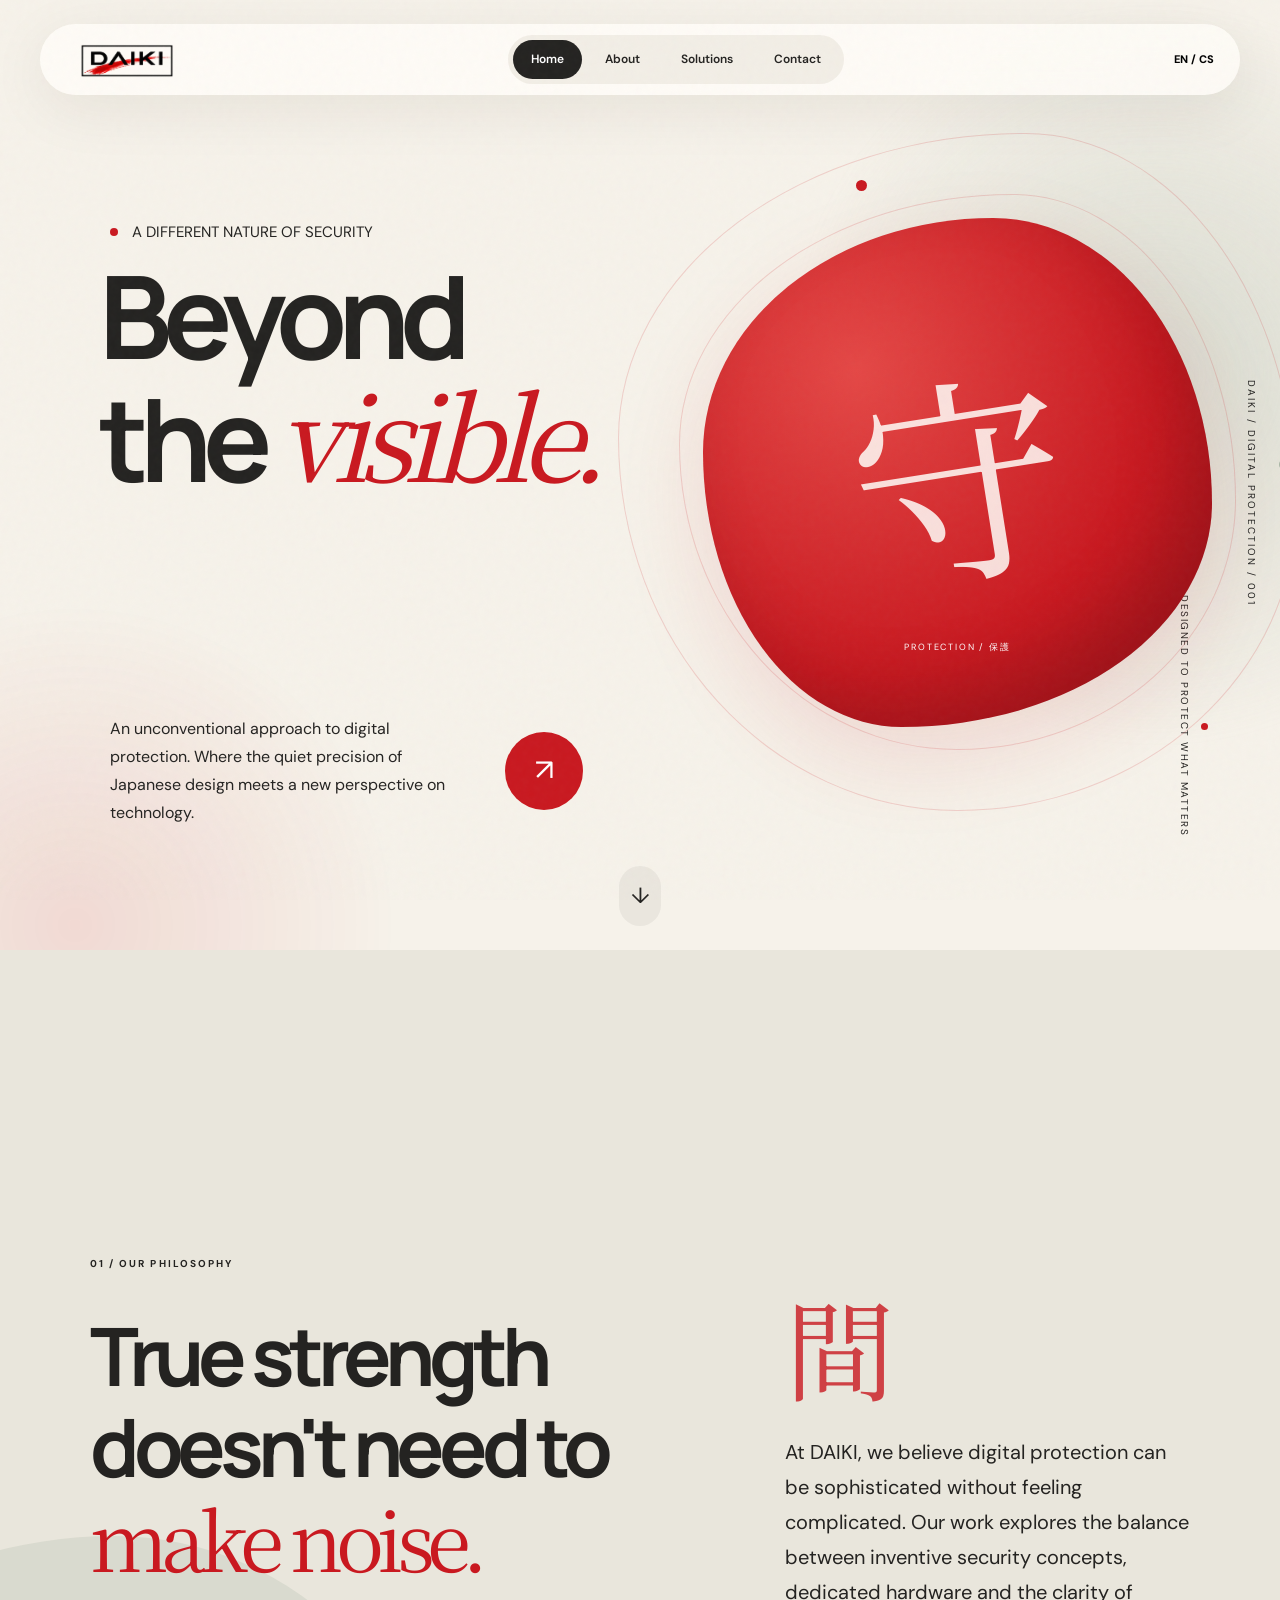
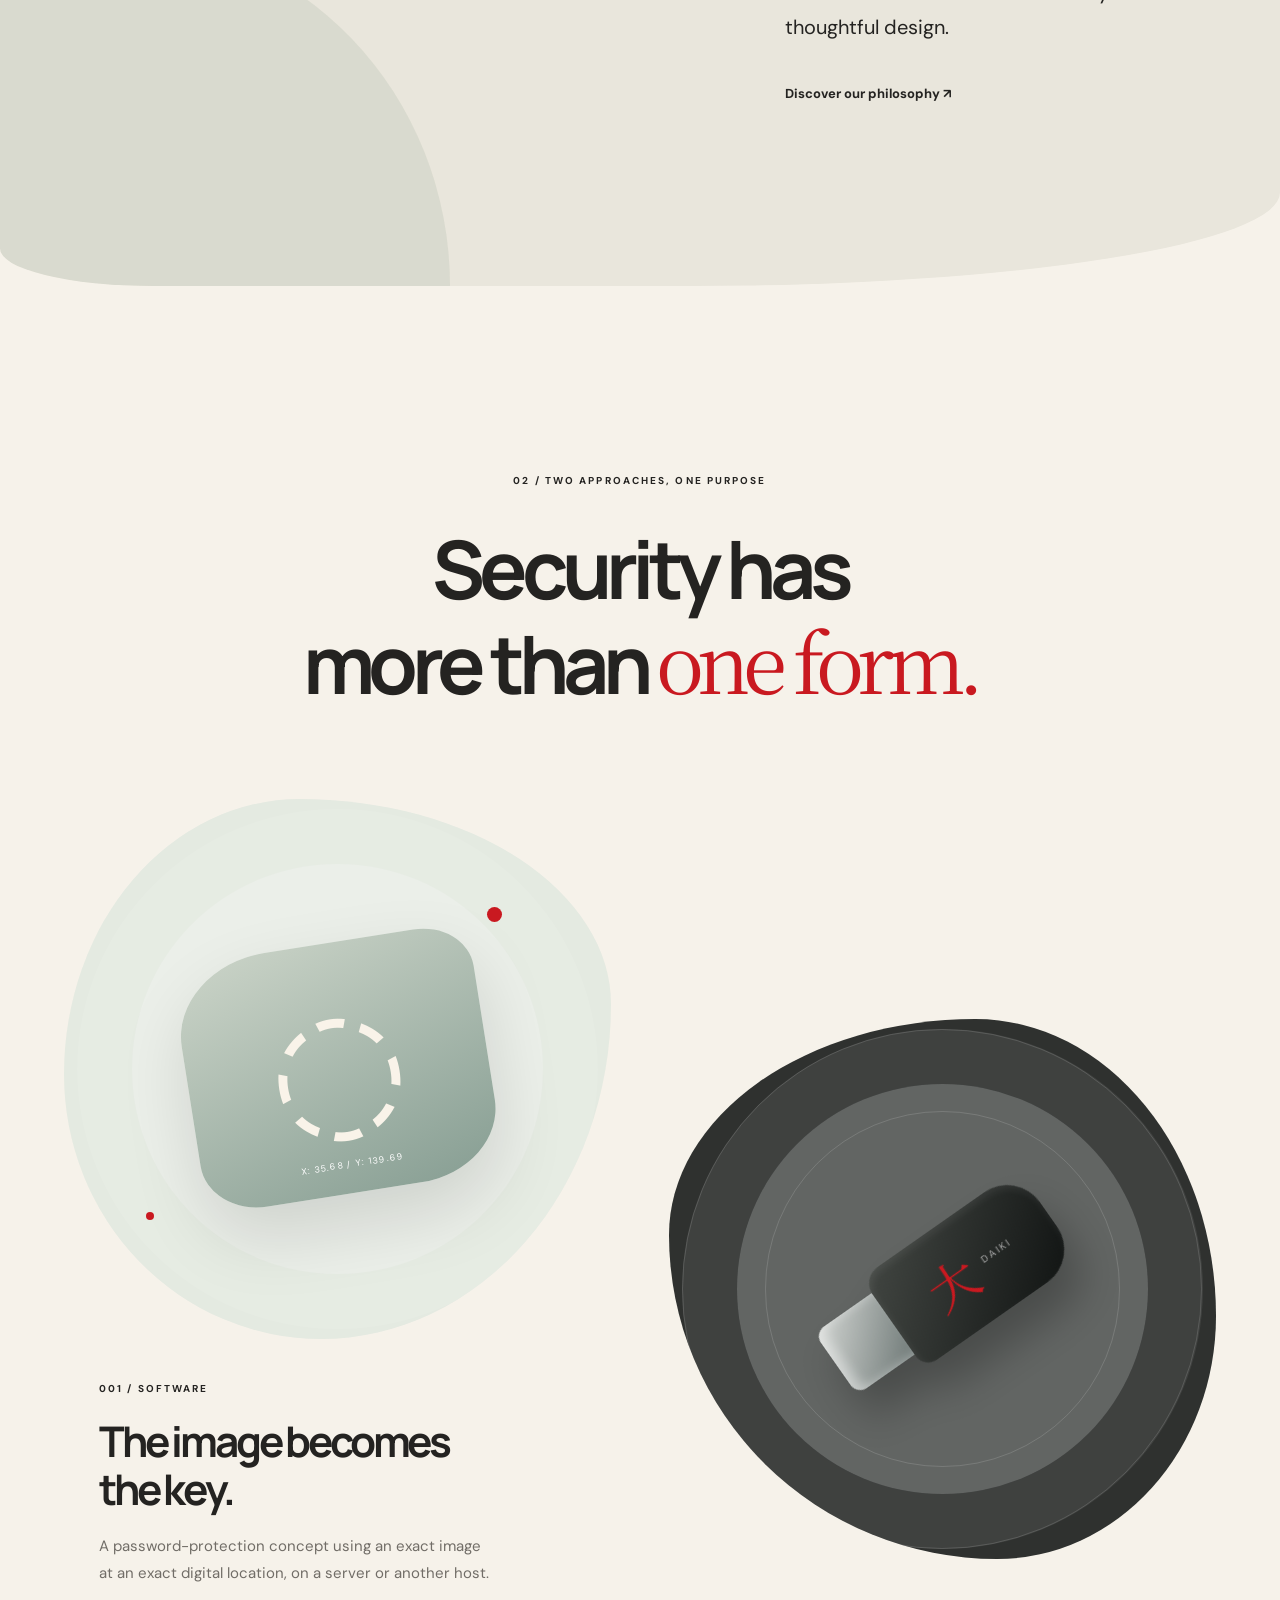
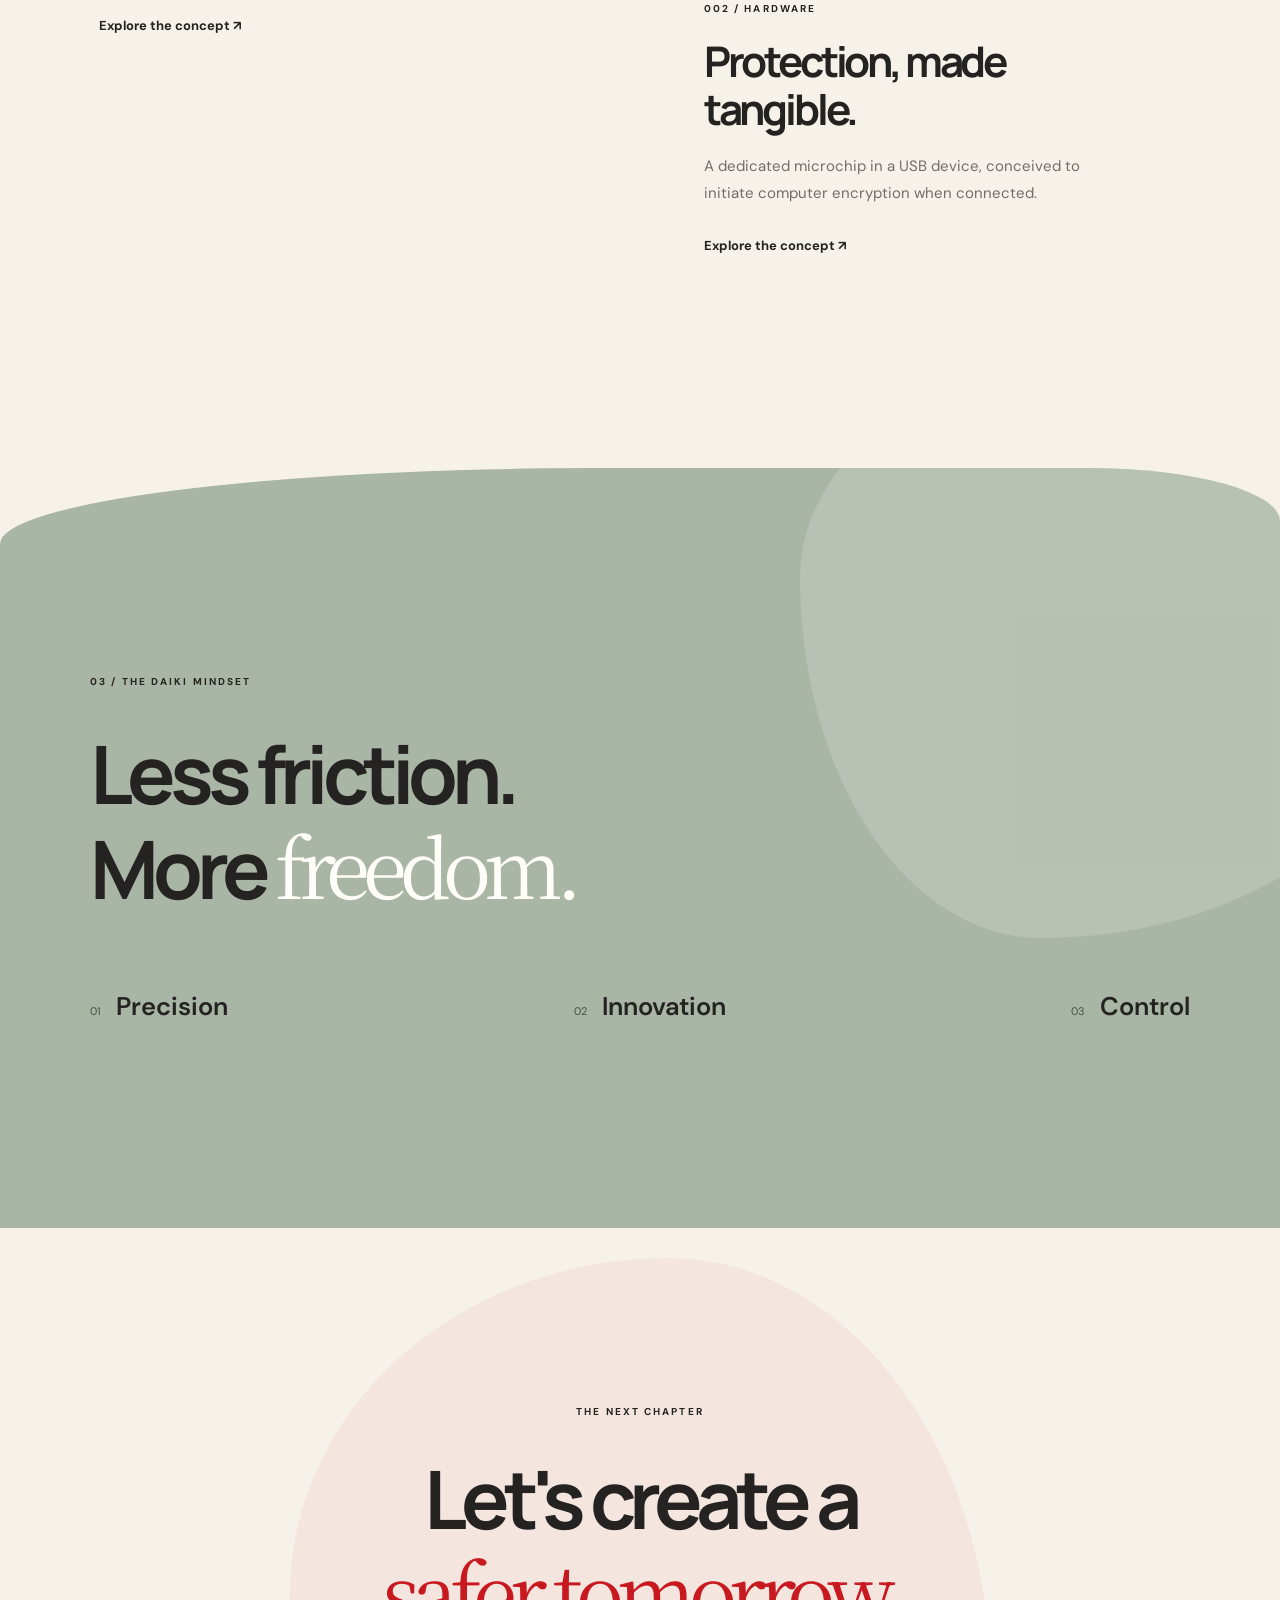
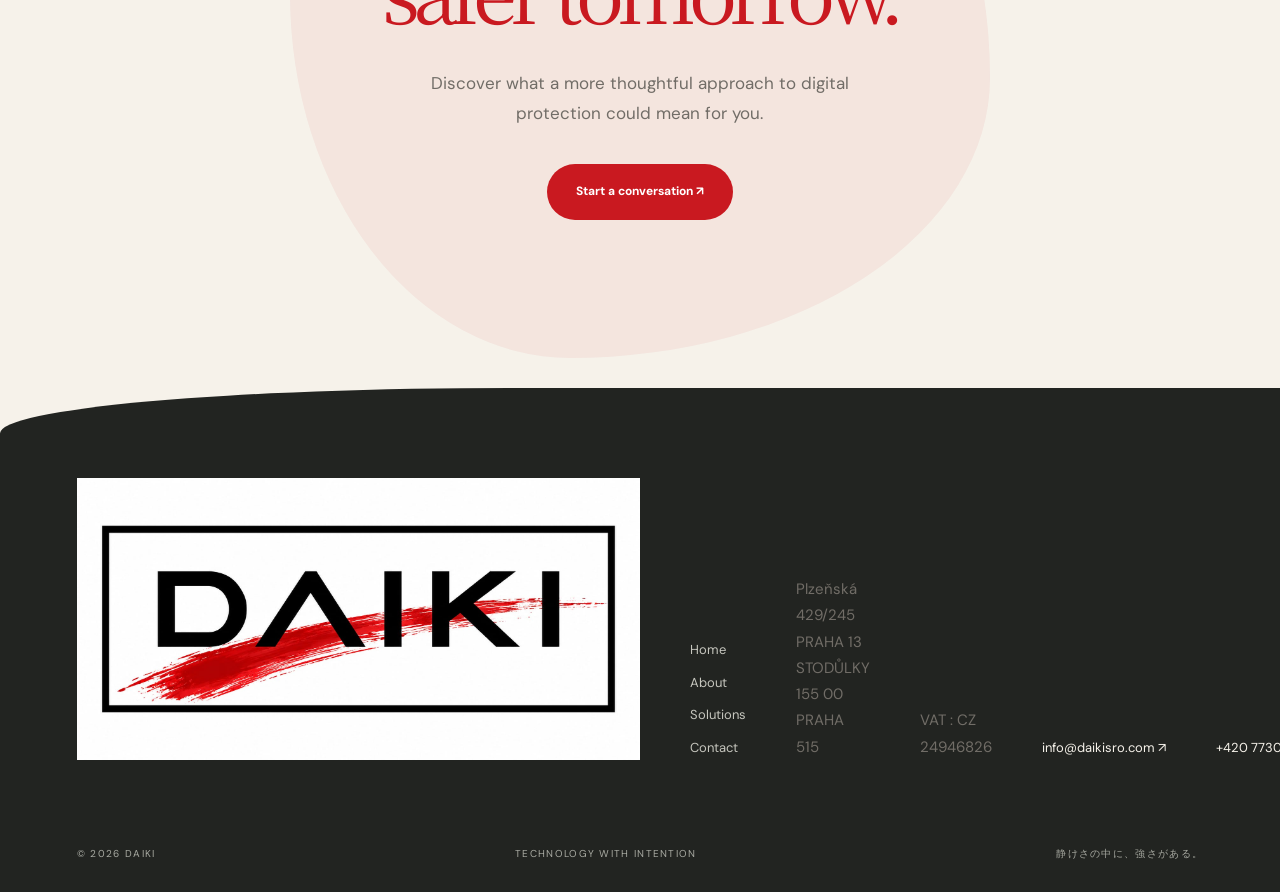
<file: index.html>
<!doctype html>
<html lang="en">
<head>
  <meta charset="UTF-8">
  <meta name="viewport" content="width=device-width,initial-scale=1">
  <meta name="theme-color" content="#f6f2ea">
  <meta name="description" content="DAIKI — thoughtful digital protection, inspired by the balance of nature and technology.">
  <title>DAIKI — Security in its own nature</title>
  <link rel="icon" href="assets/logo.jpeg">
  <link rel="preconnect" href="https://fonts.googleapis.com">
  <link rel="preconnect" href="https://fonts.gstatic.com" crossorigin>
  <link href="https://fonts.googleapis.com/css2?family=DM+Sans:wght@400;500;600;700&family=Manrope:wght@400;500;600;700;800&family=Noto+Serif+JP:wght@400;500&display=swap" rel="stylesheet">
  <link rel="stylesheet" href="css/style.css">
  <script src="js/i18n.js" defer></script>
  <script src="js/main.js" defer></script>
</head>

<body data-page="home">

  <div class="grain" aria-hidden="true"></div>
  <header class="floating-header">
    <a class="brand" href="index.html" aria-label="DAIKI home">
      <img class="logoPng" src="assets/PngLogo.png" alt="DAIKI logo">
    </a>
    <nav class="desktop-nav" aria-label="Main navigation">
      <a href="index.html" class="active" data-i18n="nav.home">Home</a>
      <a href="about.html" data-i18n="nav.about">About</a>
      <a href="solutions.html" data-i18n="nav.solutions">Solutions</a>
      <a href="contact.html" data-i18n="nav.contact">Contact</a>
    </nav>
    <div class="header-tools">
      <button class="lang-toggle" id="langSwitch" type="button">EN / CS</button>
      <button class="menu-toggle" id="menuToggle" type="button" aria-label="Open navigation" aria-controls="mobileNav" aria-expanded="false"><span></span><span></span></button>
    </div>
  </header>
  <nav class="mobile-nav" id="mobileNav" aria-label="Mobile navigation">
    <a href="index.html" data-i18n="nav.home">Home</a>
    <a href="about.html" data-i18n="nav.about">About</a>
    <a href="solutions.html" data-i18n="nav.solutions">Solutions</a>
    <a href="contact.html" data-i18n="nav.contact">Contact</a>
  </nav>

  <main>
    <section class="home-hero">
      <div class="hero-ambient ambient-one"></div>
      <div class="hero-ambient ambient-two"></div>
      <div class="hero-vertical">DAIKI / DIGITAL PROTECTION / 001</div>

      <div class="hero-composition">
        <div class="hero-topline reveal">
          <span class="mini-dot"></span>
          <span data-i18n="home.eyebrow">A DIFFERENT NATURE OF SECURITY</span>
        </div>

        <h1 class="hero-title reveal" data-i18n-html="home.title">
          Beyond<br>
          the <span class="serif-word">visible.</span>
        </h1>

        <div class="hero-fluid" aria-hidden="true">
          <div class="fluid-ring ring-a"></div>
          <div class="fluid-ring ring-b"></div>
          <div class="fluid-core">
            <span class="core-symbol">守</span>
            <span class="core-caption">PROTECTION / 保護</span>
          </div>
          <span class="orbit-point point-a"></span>
          <span class="orbit-point point-b"></span>
          <span class="orbit-point point-c"></span>
        </div>

        <div class="hero-bottom-copy reveal">
          <p data-i18n="home.lead">An unconventional approach to digital protection. Where the quiet precision of Japanese design meets a new perspective on technology.</p>
          <a class="round-arrow" href="solutions.html" aria-label="Explore solutions">↗</a>
        </div>

        <div class="hero-side-note" data-i18n="home.side">DESIGNED TO PROTECT WHAT MATTERS</div>
      </div>
      <a href="#philosophy" class="scroll-cue" aria-label="Scroll to philosophy"><span>↓</span></a>
    </section>

    <section class="flow-section" id="philosophy">
      <div class="flow-decoration" aria-hidden="true"></div>
      <div class="flow-intro reveal">
        <span class="micro-label" data-i18n="home.philosophyLabel">01 / OUR PHILOSOPHY</span>
        <h2 data-i18n-html="home.philosophyTitle">True strength<br>doesn't need to<br><span class="serif-word">make noise.</span></h2>
      </div>
      <div class="flow-copy reveal">
        <span class="flow-symbol">間</span>
        <p data-i18n="home.philosophyText">At DAIKI, we believe digital protection can be sophisticated without feeling complicated. Our work explores the balance between inventive security concepts, dedicated hardware and the clarity of thoughtful design.</p>
        <a class="text-link" href="about.html" data-i18n="home.philosophyLink">Discover our philosophy ↗</a>
      </div>
    </section>

    <section class="ecosystem-section">
      <div class="ecosystem-heading reveal">
        <span class="micro-label" data-i18n="home.solutionsLabel">02 / TWO APPROACHES, ONE PURPOSE</span>
        <h2 data-i18n-html="home.solutionsTitle">Security has<br>more than <span class="serif-word">one form.</span></h2>
      </div>

      <div class="ecosystem-stage">
        <article class="ecosystem-item ecosystem-image reveal">
          <div class="ecosystem-illustration">
            <div class="image-halo"></div>
            <div class="image-window">
              <span class="image-landscape">◌</span>
              <span class="image-location">X: 35.68 / Y: 139.69</span>
            </div>
            <span class="image-satellite satellite-one"></span>
            <span class="image-satellite satellite-two"></span>
          </div>
          <div class="ecosystem-copy">
            <span class="micro-label">001 / SOFTWARE</span>
            <h3 data-i18n="home.productOneTitle">The image becomes the key.</h3>
            <p data-i18n="home.productOneText">A password-protection concept using an exact image at an exact digital location, on a server or another host.</p>
            <a class="text-link" href="solutions.html#image-security" data-i18n="common.discover">Explore the concept ↗</a>
          </div>
        </article>

        <article class="ecosystem-item ecosystem-usb reveal">
          <div class="ecosystem-illustration">
            <div class="usb-halo"></div>
            <div class="usb-abstract">
              <span class="usb-connector"></span>
              <span class="usb-shell"><b>大</b><small>DAIKI</small></span>
            </div>
            <div class="usb-pulse pulse-one"></div>
            <div class="usb-pulse pulse-two"></div>
          </div>
          <div class="ecosystem-copy">
            <span class="micro-label">002 / HARDWARE</span>
            <h3 data-i18n="home.productTwoTitle">Protection, made tangible.</h3>
            <p data-i18n="home.productTwoText">A dedicated microchip in a USB device, conceived to initiate computer encryption when connected.</p>
            <a class="text-link" href="solutions.html#usb-security" data-i18n="common.discover">Explore the concept ↗</a>
          </div>
        </article>
      </div>
    </section>

    <section class="manifesto-section">
      <div class="manifesto-blob" aria-hidden="true"></div>
      <div class="manifesto-content reveal">
        <span class="micro-label" data-i18n="home.manifestoLabel">03 / THE DAIKI MINDSET</span>
        <h2 data-i18n-html="home.manifestoTitle">Less friction.<br>More <span class="serif-word">freedom.</span></h2>
        <div class="manifesto-values">
          <div><span>01</span><strong data-i18n="home.valueOne">Precision</strong></div>
          <div><span>02</span><strong data-i18n="home.valueTwo">Innovation</strong></div>
          <div><span>03</span><strong data-i18n="home.valueThree">Control</strong></div>
        </div>
      </div>
    </section>

    <section class="closing-section">
      <div class="closing-orb" aria-hidden="true"></div>
      <div class="closing-content reveal">
        <span class="micro-label" data-i18n="common.next">THE NEXT CHAPTER</span>
        <h2 data-i18n-html="home.ctaTitle">Let's create a<br><span class="serif-word">safer tomorrow.</span></h2>
        <p data-i18n="home.ctaText">Discover what a more thoughtful approach to digital protection could mean for you.</p>
        <a class="pill-button" href="contact.html" data-i18n="common.contact">Start a conversation ↗</a>
      </div>
    </section>
  </main>

  <footer class="site-footer">
    <div class="footer-main">
      <img class="logoPngFooter" src="assets/logo.jpeg" alt="DAIKI logo">
      <div class="footer-links">
        <a href="index.html" data-i18n="nav.home">Home</a>
        <a href="about.html" data-i18n="nav.about">About</a>
        <a href="solutions.html" data-i18n="nav.solutions">Solutions</a>
        <a href="contact.html" data-i18n="nav.contact">Contact</a>
      </div>
      <p>Plzeňská 429/245 PRAHA 13 <br> STODŮLKY 155 00 PRAHA 515</p>
      <p>VAT : CZ 24946826</p>
      <a class="footer-email" href="mailto:info@daikisro.com">info@daikisro.com ↗</a>
      <a class="footer-phone" href="tel:+420773069395">+420 773069395 ↗</a>
    </div>
    <div class="footer-bottom">
      <span>© <span class="current-year"></span> DAIKI</span>
      <span data-i18n="footer.tagline">TECHNOLOGY WITH INTENTION</span>
      <span>静けさの中に、強さがある。</span>
    </div>
  </footer>
</body>
</html>
</file>
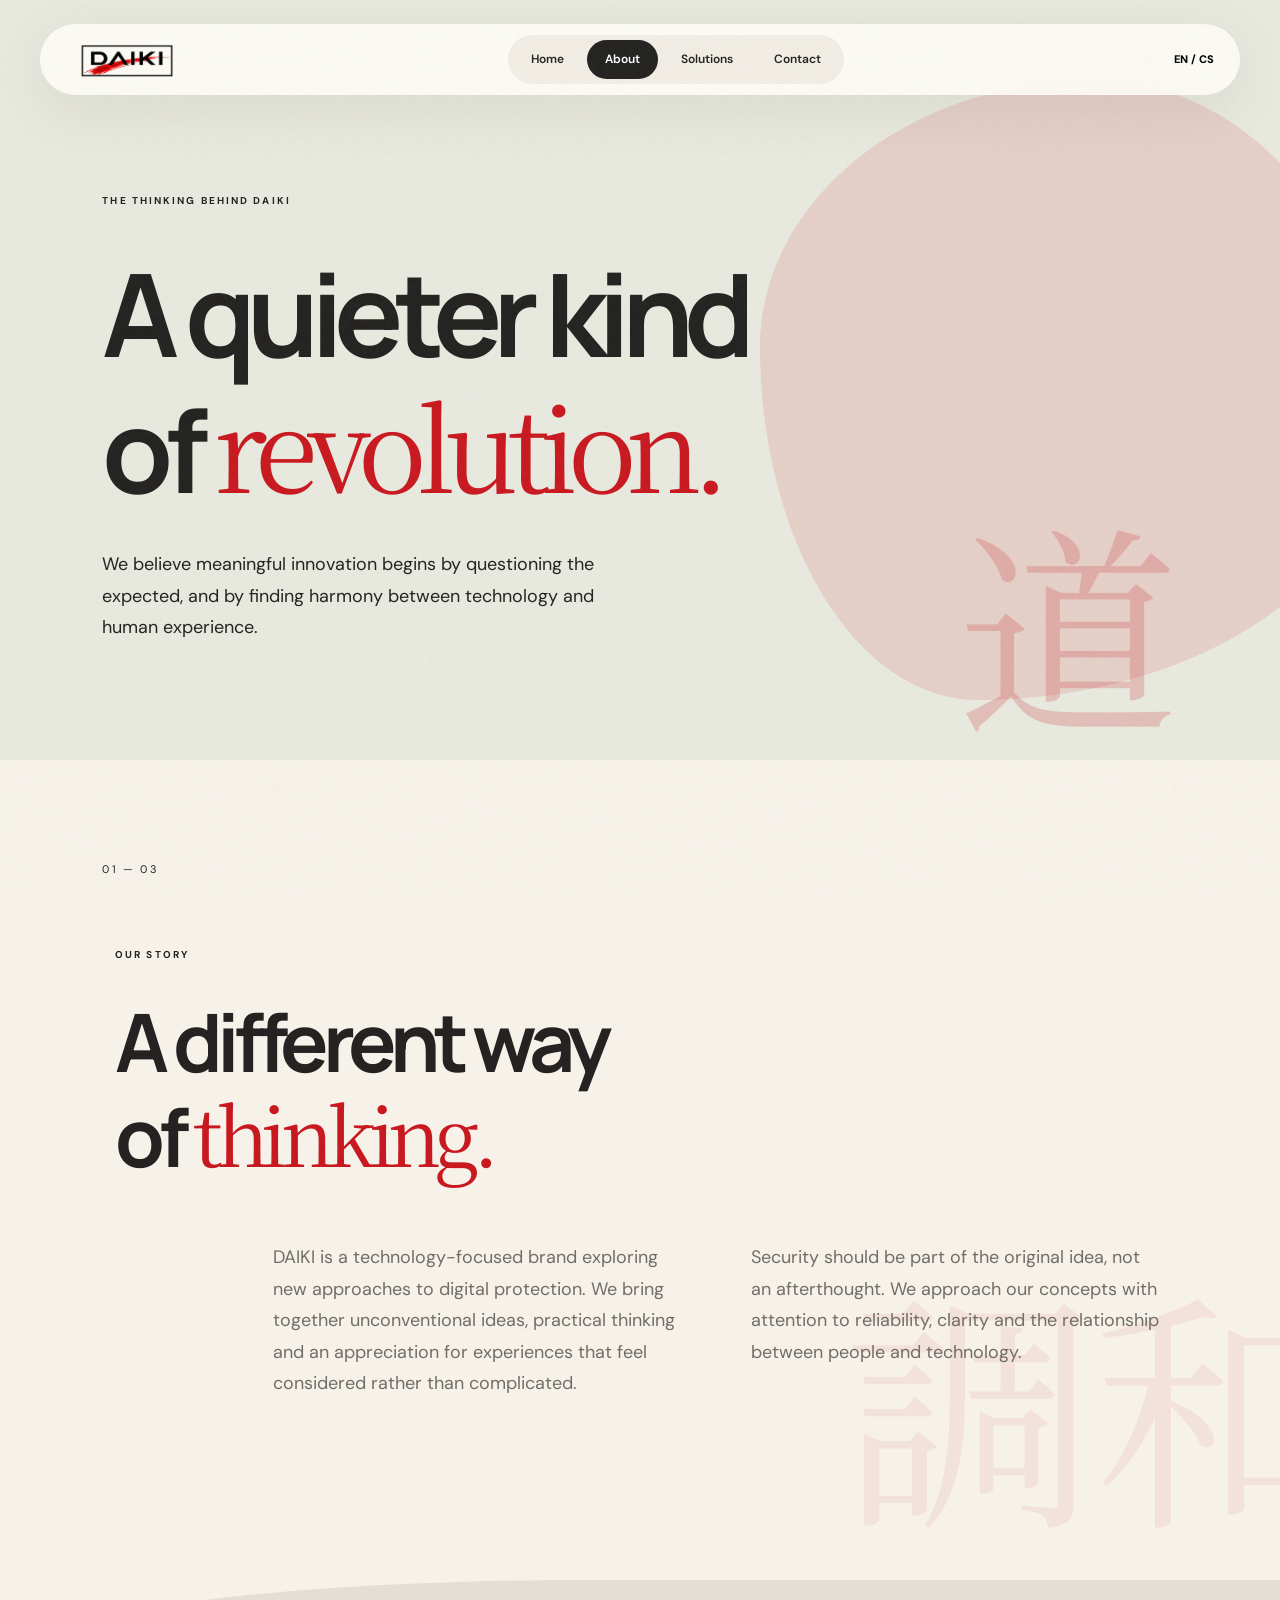
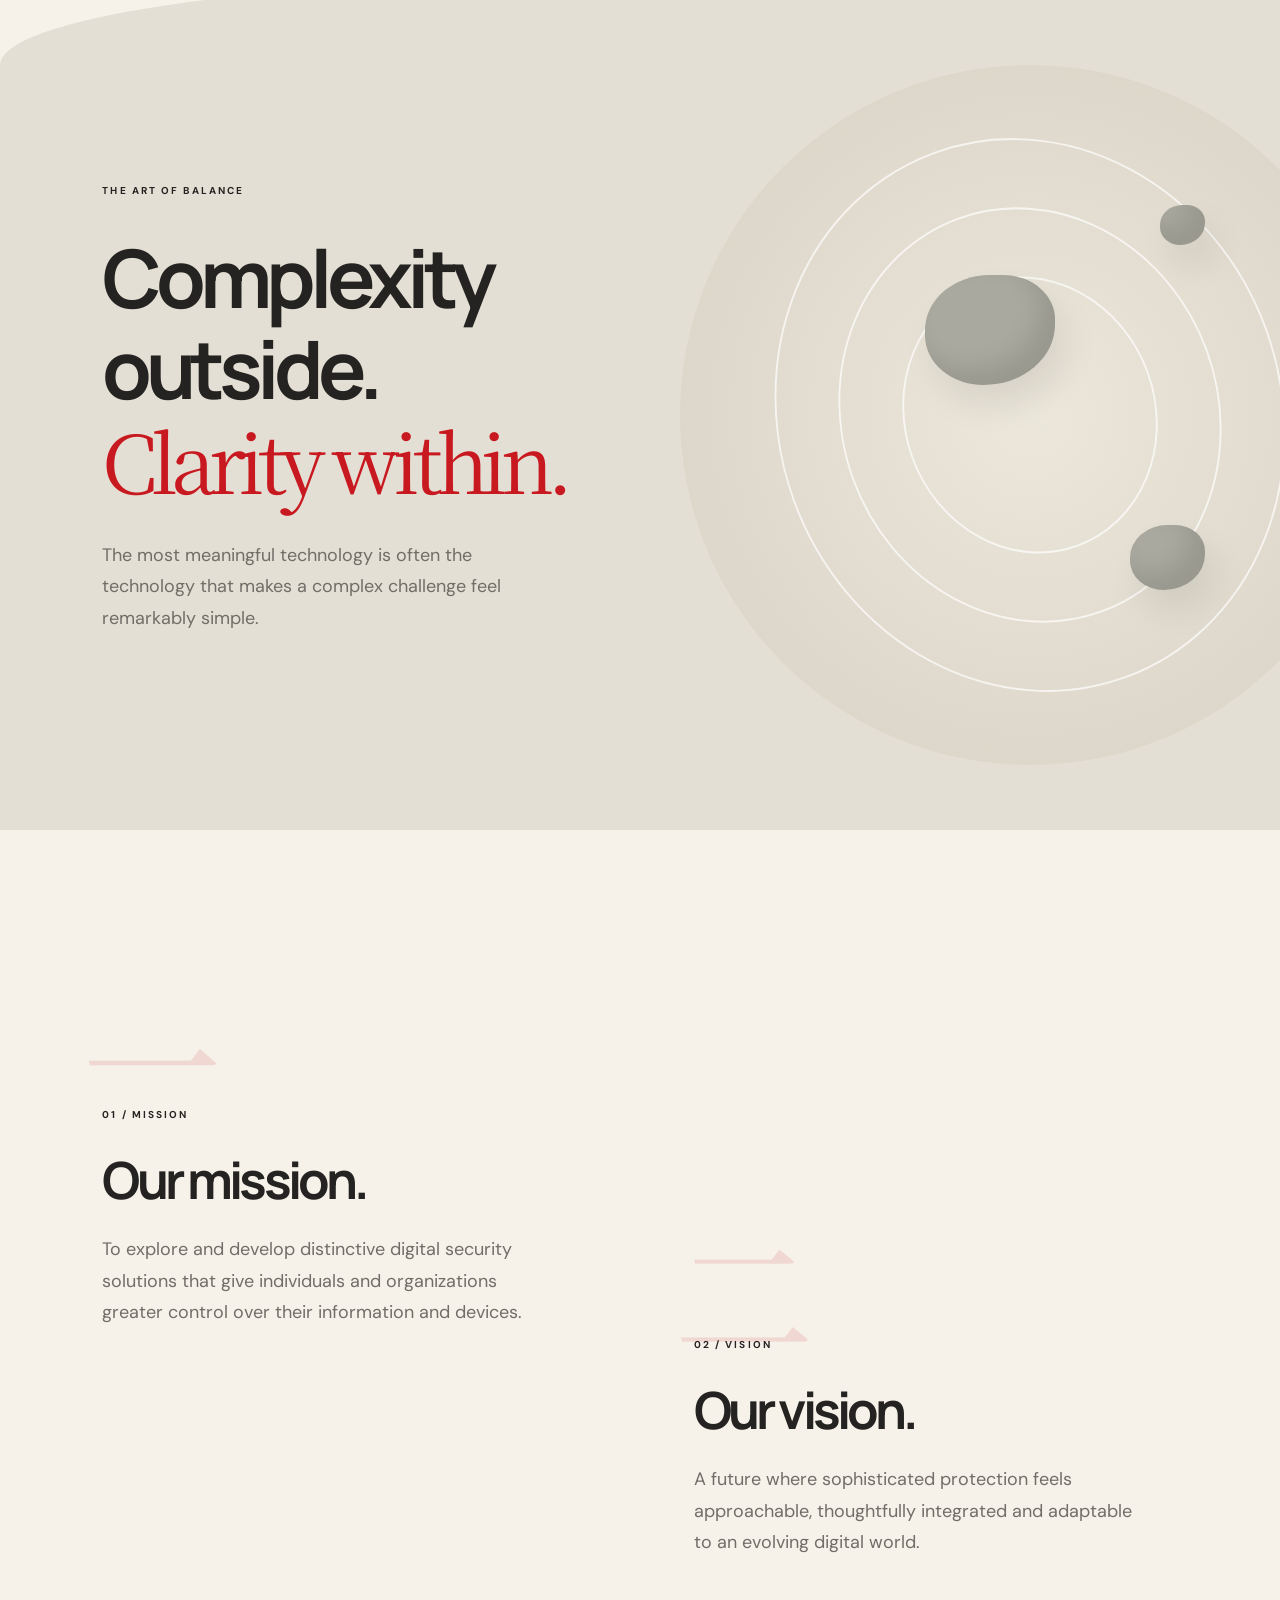
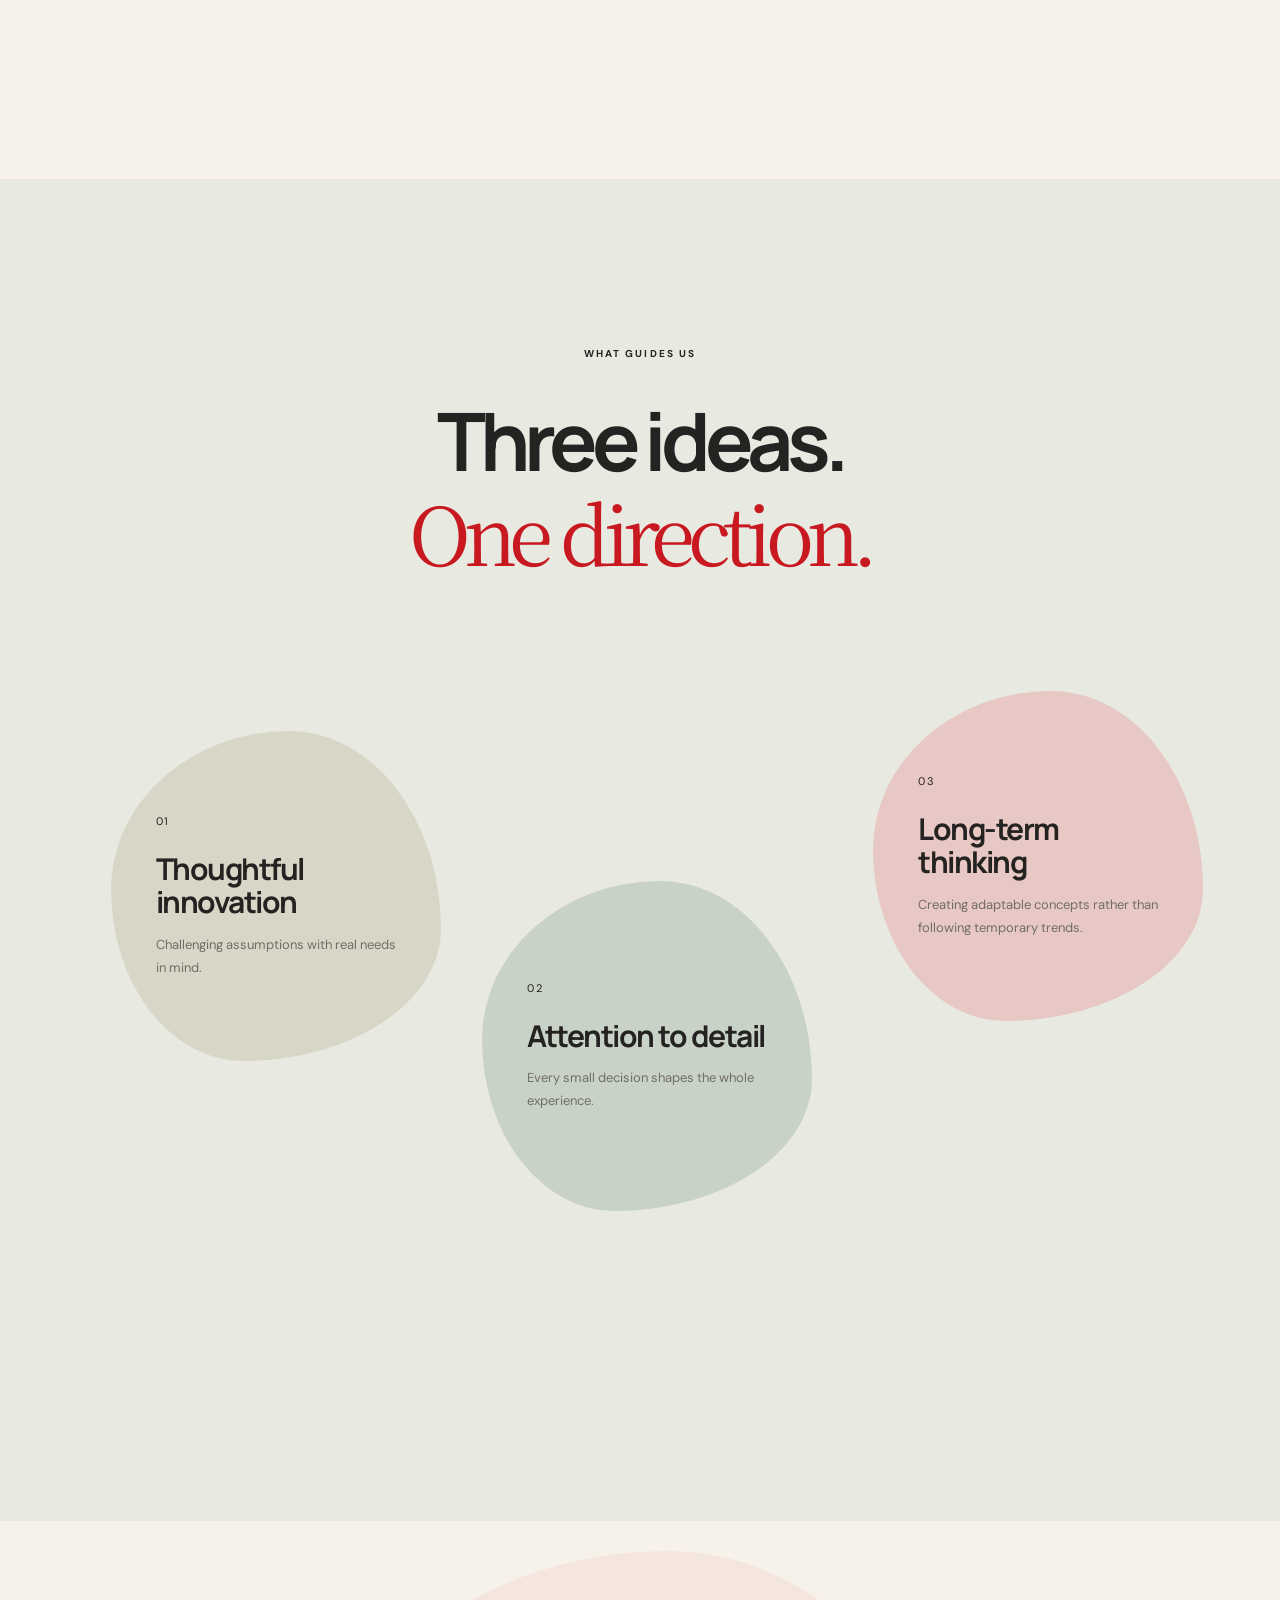
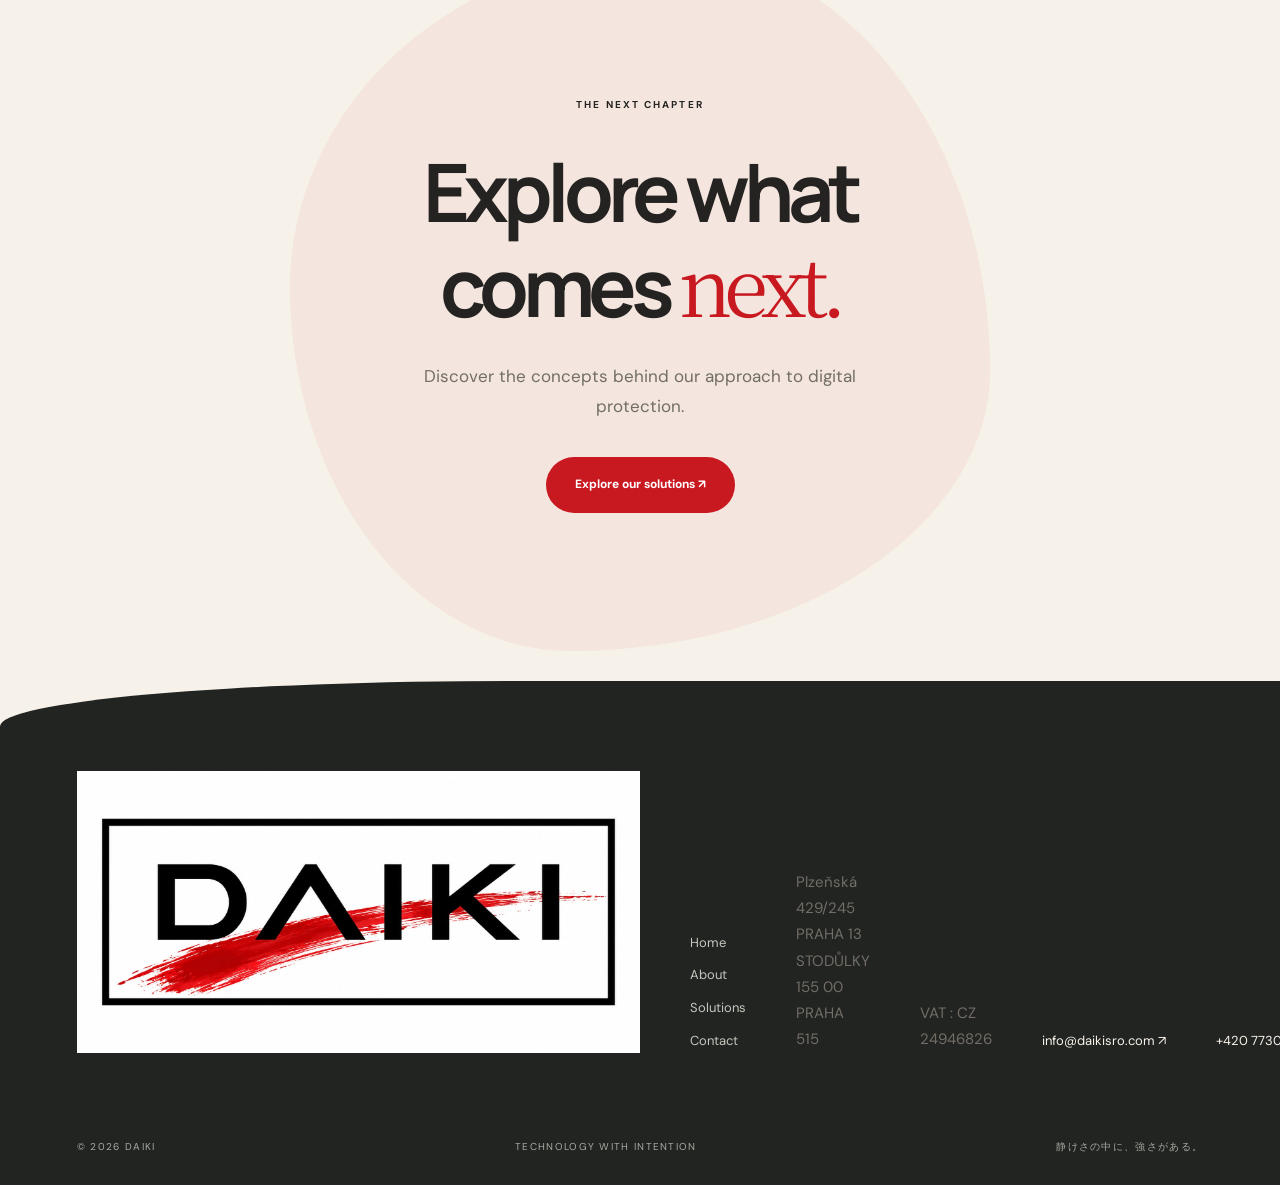
<file: about.html>
<!doctype html>
<html lang="en">
<head>
  <meta charset="UTF-8">
  <meta name="viewport" content="width=device-width,initial-scale=1">
  <meta name="theme-color" content="#f6f2ea">
  <meta name="description" content="The philosophy, mission and vision behind DAIKI.">
  <title>Our Philosophy — DAIKI</title>
  <link rel="icon" href="assets/logo.jpeg">
  <link rel="preconnect" href="https://fonts.googleapis.com">
  <link rel="preconnect" href="https://fonts.gstatic.com" crossorigin>
  <link href="https://fonts.googleapis.com/css2?family=DM+Sans:wght@400;500;600;700&family=Manrope:wght@400;500;600;700;800&family=Noto+Serif+JP:wght@400;500&display=swap" rel="stylesheet">
  <link rel="stylesheet" href="css/style.css">
  <script src="js/i18n.js" defer></script>
  <script src="js/main.js" defer></script>
</head>
<body data-page="about">
  <div class="grain" aria-hidden="true"></div>
  <header class="floating-header">
    <a class="brand" href="index.html" aria-label="DAIKI home"><img class="logoPng" src="assets/PngLogo.png" alt="DAIKI logo"></a>
    <nav class="desktop-nav" aria-label="Main navigation">
      <a href="index.html" data-i18n="nav.home">Home</a>
      <a href="about.html" class="active" data-i18n="nav.about">About</a>
      <a href="solutions.html" data-i18n="nav.solutions">Solutions</a>
      <a href="contact.html" data-i18n="nav.contact">Contact</a>
    </nav>
    <div class="header-tools">
      <button class="lang-toggle" id="langSwitch" type="button">EN / CS</button>
      <button class="menu-toggle" id="menuToggle" type="button" aria-label="Open navigation" aria-controls="mobileNav" aria-expanded="false"><span></span><span></span></button>
    </div>
  </header>
  <nav class="mobile-nav" id="mobileNav" aria-label="Mobile navigation">
    <a href="index.html" data-i18n="nav.home">Home</a>
    <a href="about.html" data-i18n="nav.about">About</a>
    <a href="solutions.html" data-i18n="nav.solutions">Solutions</a>
    <a href="contact.html" data-i18n="nav.contact">Contact</a>
  </nav>

  <main>
    <section class="inner-hero about-hero">
      <div class="inner-hero-blob" aria-hidden="true"></div>
      <div class="inner-hero-content reveal">
        <span class="micro-label" data-i18n="about.label">THE THINKING BEHIND DAIKI</span>
        <h1 data-i18n-html="about.title">A quieter kind<br>of <span class="serif-word">revolution.</span></h1>
        <p data-i18n="about.lead">We believe meaningful innovation begins by questioning the expected, and by finding harmony between technology and human experience.</p>
      </div>
      <span class="inner-hero-mark">道</span>
    </section>

    <section class="story-section">
      <div class="story-index">01 — 03</div>
      <div class="story-content reveal">
        <span class="micro-label" data-i18n="about.storyLabel">OUR STORY</span>
        <h2 data-i18n-html="about.storyTitle">A different way<br>of <span class="serif-word">thinking.</span></h2>
        <div class="story-text">
          <p data-i18n="about.storyText">DAIKI is a technology-focused brand exploring new approaches to digital protection. We bring together unconventional ideas, practical thinking and an appreciation for experiences that feel considered rather than complicated.</p>
          <p data-i18n="about.storyTextTwo">Security should be part of the original idea, not an afterthought. We approach our concepts with attention to reliability, clarity and the relationship between people and technology.</p>
        </div>
      </div>
      <div class="story-floating-word" aria-hidden="true">調和</div>
    </section>

    <section class="zen-garden-section">
      <div class="garden-copy reveal">
        <span class="micro-label" data-i18n="about.beliefLabel">THE ART OF BALANCE</span>
        <h2 data-i18n-html="about.beliefTitle">Complexity outside.<br><span class="serif-word">Clarity within.</span></h2>
        <p data-i18n="about.beliefText">The most meaningful technology is often the technology that makes a complex challenge feel remarkably simple.</p>
      </div>
      <div class="zen-garden" aria-hidden="true">
        <div class="garden-ripple ripple-a"></div>
        <div class="garden-ripple ripple-b"></div>
        <div class="garden-ripple ripple-c"></div>
        <div class="garden-stone stone-a"></div>
        <div class="garden-stone stone-b"></div>
        <div class="garden-stone stone-c"></div>
      </div>
    </section>

    <section class="vision-section">
      <div class="vision-entry vision-mission reveal">
        <div class="vision-number">一</div>
        <span class="micro-label">01 / MISSION</span>
        <h2 data-i18n="about.missionTitle">Our mission.</h2>
        <p data-i18n="about.missionText">To explore and develop distinctive digital security solutions that give individuals and organizations greater control over their information and devices.</p>
      </div>
      <div class="vision-entry vision-future reveal">
        <div class="vision-number">二</div>
        <span class="micro-label">02 / VISION</span>
        <h2 data-i18n="about.visionTitle">Our vision.</h2>
        <p data-i18n="about.visionText">A future where sophisticated protection feels approachable, thoughtfully integrated and adaptable to an evolving digital world.</p>
      </div>
    </section>

    <section class="values-landscape">
      <div class="values-landscape-heading reveal">
        <span class="micro-label" data-i18n="about.valuesLabel">WHAT GUIDES US</span>
        <h2 data-i18n-html="about.valuesTitle">Three ideas.<br><span class="serif-word">One direction.</span></h2>
      </div>
      <div class="values-floating">
        <div class="value-bubble bubble-one reveal">
          <span>01</span>
          <h3 data-i18n="about.valueOne">Thoughtful innovation</h3>
          <p data-i18n="about.valueOneText">Challenging assumptions with real needs in mind.</p>
        </div>
        <div class="value-bubble bubble-two reveal">
          <span>02</span>
          <h3 data-i18n="about.valueTwo">Attention to detail</h3>
          <p data-i18n="about.valueTwoText">Every small decision shapes the whole experience.</p>
        </div>
        <div class="value-bubble bubble-three reveal">
          <span>03</span>
          <h3 data-i18n="about.valueThree">Long-term thinking</h3>
          <p data-i18n="about.valueThreeText">Creating adaptable concepts rather than following temporary trends.</p>
        </div>
      </div>
    </section>

    <section class="closing-section">
      <div class="closing-orb" aria-hidden="true"></div>
      <div class="closing-content reveal">
        <span class="micro-label" data-i18n="common.next">THE NEXT CHAPTER</span>
        <h2 data-i18n-html="about.ctaTitle">Explore what<br>comes <span class="serif-word">next.</span></h2>
        <p data-i18n="about.ctaText">Discover the concepts behind our approach to digital protection.</p>
        <a class="pill-button" href="solutions.html" data-i18n="about.ctaButton">Explore our solutions ↗</a>
      </div>
    </section>
  </main>

  <footer class="site-footer">
    <div class="footer-main">
      <img class="logoPngFooter" src="assets/logo.jpeg" alt="DAIKI logo">
      <div class="footer-links">
        <a href="index.html" data-i18n="nav.home">Home</a>
        <a href="about.html" data-i18n="nav.about">About</a>
        <a href="solutions.html" data-i18n="nav.solutions">Solutions</a>
        <a href="contact.html" data-i18n="nav.contact">Contact</a>
      </div>
      <p>Plzeňská 429/245 PRAHA 13 <br> STODŮLKY 155 00 PRAHA 515</p>
      <p>VAT : CZ 24946826</p>
      <a class="footer-email" href="mailto:info@daikisro.com">info@daikisro.com ↗</a>
      <a class="footer-phone" href="tel:+420773069395">+420 773069395 ↗</a>
    </div>
    <div class="footer-bottom">
      <span>© <span class="current-year"></span> DAIKI</span>
      <span data-i18n="footer.tagline">TECHNOLOGY WITH INTENTION</span>
      <span>静けさの中に、強さがある。</span>
    </div>
  </footer>
</body>
</html>
</file>
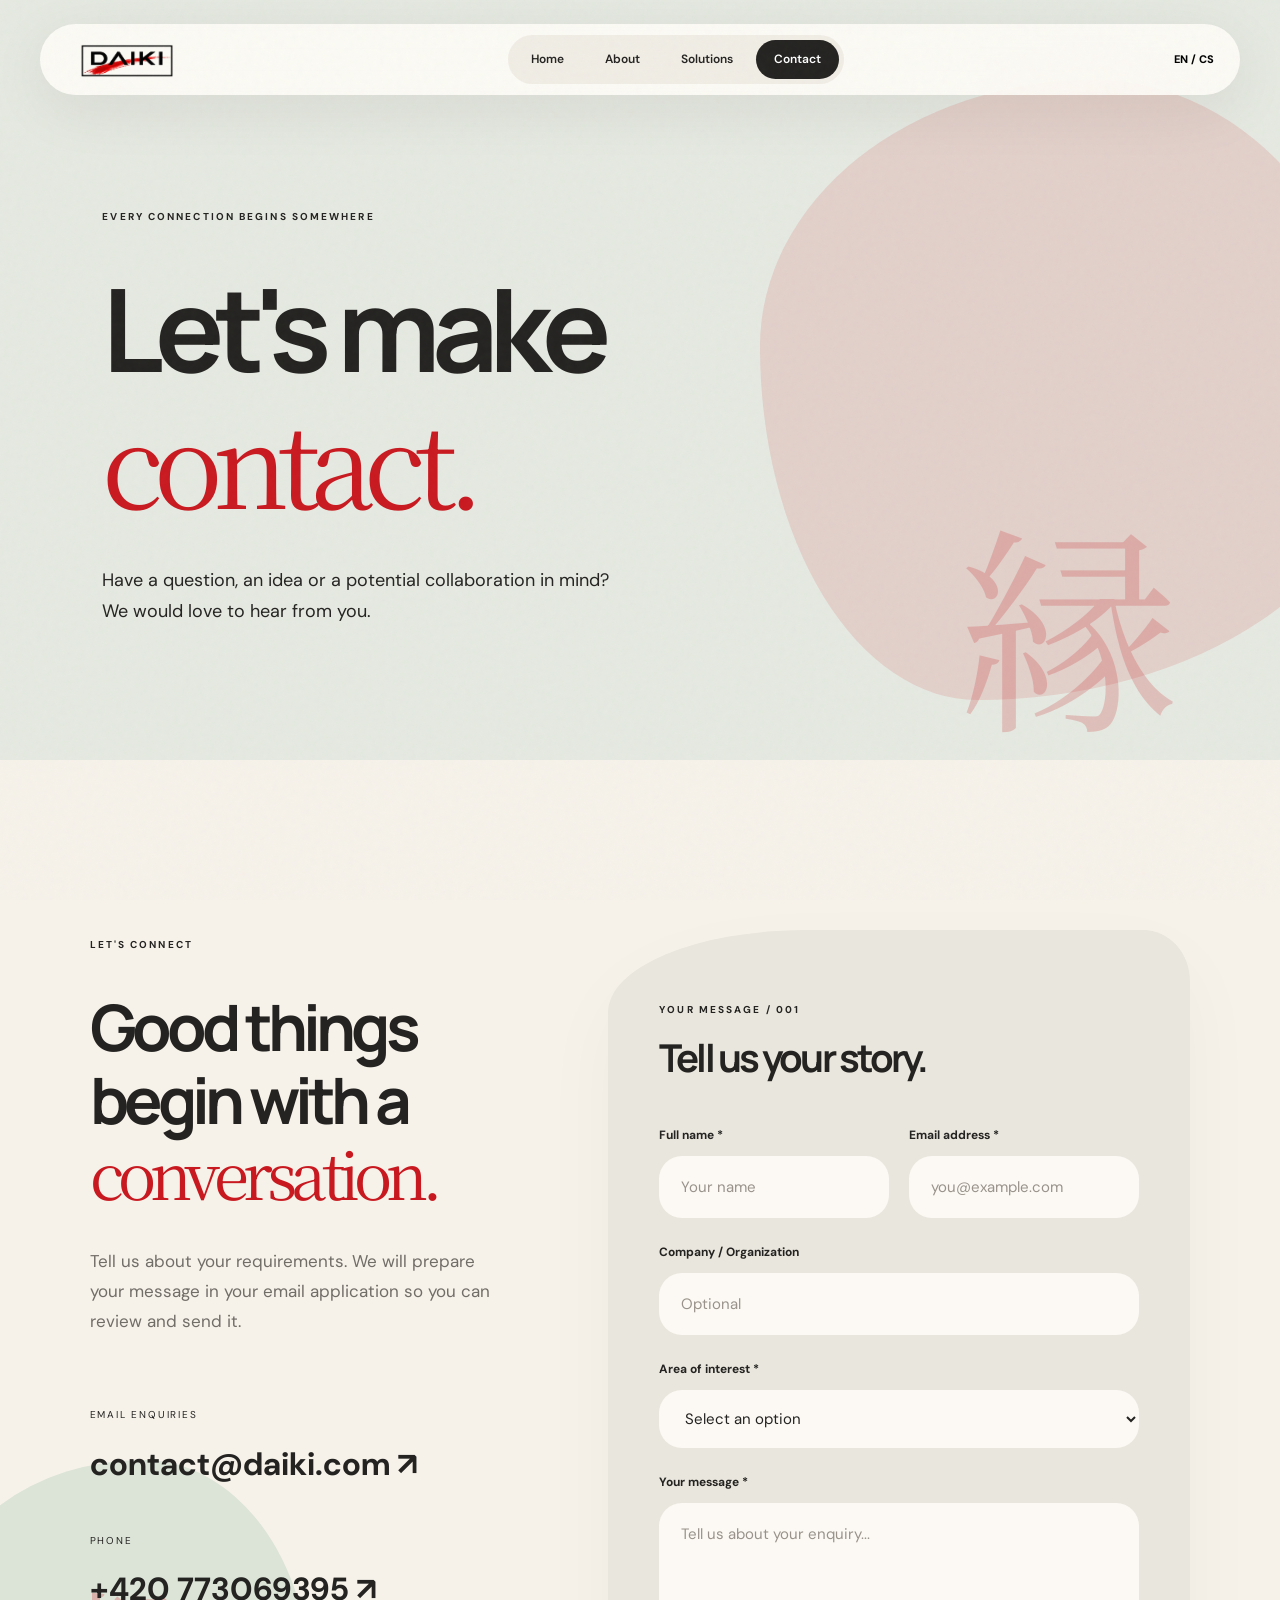
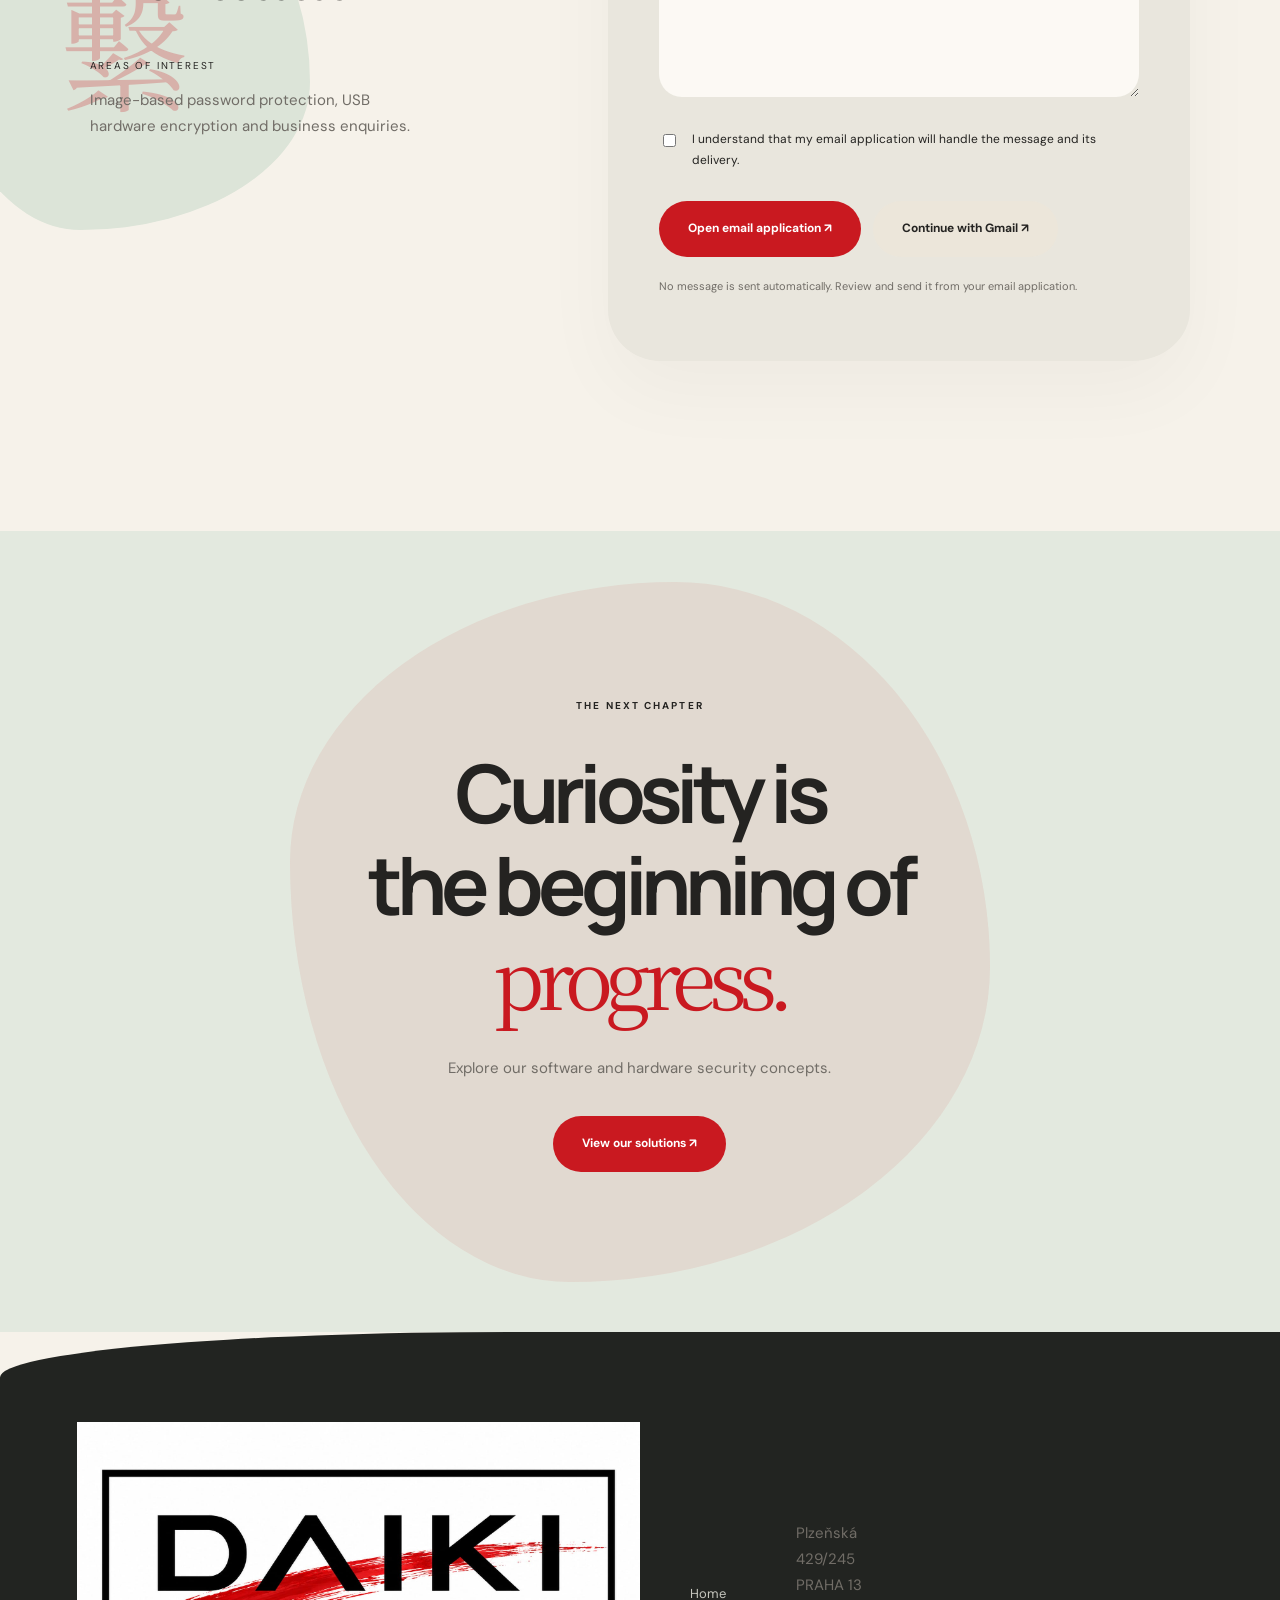
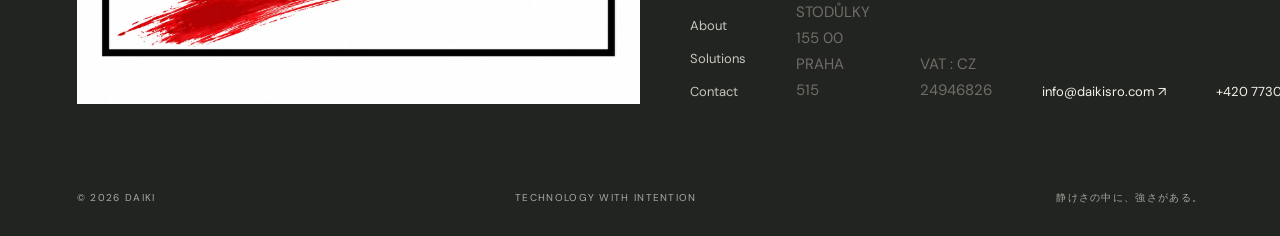
<file: contact.html>
<!doctype html>
<html lang="en">
<head>
  <meta charset="UTF-8">
  <meta name="viewport" content="width=device-width,initial-scale=1">
  <meta name="theme-color" content="#f6f2ea">
  <meta name="description" content="Contact DAIKI about our digital security solutions.">
  <title>Contact — DAIKI</title>
  <link rel="icon" href="assets/logo.jpeg">
  <link rel="preconnect" href="https://fonts.googleapis.com">
  <link rel="preconnect" href="https://fonts.gstatic.com" crossorigin>
  <link href="https://fonts.googleapis.com/css2?family=DM+Sans:wght@400;500;600;700&family=Manrope:wght@400;500;600;700;800&family=Noto+Serif+JP:wght@400;500&display=swap" rel="stylesheet">
  <link rel="stylesheet" href="css/style.css">
  <script src="js/i18n.js" defer></script>
  <script src="js/main.js" defer></script>
</head>
<body data-page="contact">
  <div class="grain" aria-hidden="true"></div>
  <header class="floating-header">
    <a class="brand" href="index.html" aria-label="DAIKI home"><img class="logoPng" src="assets/PngLogo.png" alt="DAIKI logo"></a>
    <nav class="desktop-nav" aria-label="Main navigation">
      <a href="index.html" data-i18n="nav.home">Home</a>
      <a href="about.html" data-i18n="nav.about">About</a>
      <a href="solutions.html" data-i18n="nav.solutions">Solutions</a>
      <a href="contact.html" class="active" data-i18n="nav.contact">Contact</a>
    </nav>
    <div class="header-tools">
      <button class="lang-toggle" id="langSwitch" type="button">EN / CS</button>
      <button class="menu-toggle" id="menuToggle" type="button" aria-label="Open navigation" aria-controls="mobileNav" aria-expanded="false"><span></span><span></span></button>
    </div>
  </header>
  <nav class="mobile-nav" id="mobileNav" aria-label="Mobile navigation">
    <a href="index.html" data-i18n="nav.home">Home</a>
    <a href="about.html" data-i18n="nav.about">About</a>
    <a href="solutions.html" data-i18n="nav.solutions">Solutions</a>
    <a href="contact.html" data-i18n="nav.contact">Contact</a>
  </nav>

  <main>
    <section class="inner-hero contact-hero">
      <div class="inner-hero-blob" aria-hidden="true"></div>
      <div class="inner-hero-content reveal">
        <span class="micro-label" data-i18n="contact.label">EVERY CONNECTION BEGINS SOMEWHERE</span>
        <h1 data-i18n-html="contact.title">Let's make<br><span class="serif-word">contact.</span></h1>
        <p data-i18n="contact.lead">Have a question, an idea or a potential collaboration in mind? We would love to hear from you.</p>
      </div>
      <span class="inner-hero-mark">縁</span>
    </section>

    <section class="contact-world">
      <div class="contact-world-copy reveal">
        <span class="micro-label" data-i18n="contact.infoLabel">LET'S CONNECT</span>
        <h2 data-i18n-html="contact.infoTitle">Good things<br>begin with a<br><span class="serif-word">conversation.</span></h2>
        <p data-i18n="contact.infoText">Tell us about your requirements. We will prepare your message in your email application so you can review and send it.</p>
        <div class="contact-direct">
          <span data-i18n="contact.emailLabel">EMAIL ENQUIRIES</span>
          <a href="mailto:contact@daiki.com">contact@daiki.com ↗</a>
        </div>
        <div class="contact-direct">
          <span data-i18n="contact.phoneLabel">PHONE</span>
          <a href="tel:+420773069395">+420 773069395 ↗</a>
        </div>
        <div class="contact-direct">
          <span data-i18n="contact.interestsLabel">AREAS OF INTEREST</span>
          <p data-i18n="contact.interestsText">Image-based password protection, USB hardware encryption and business enquiries.</p>
        </div>
        <div class="contact-floating-shape" aria-hidden="true">
          <span>繋</span>
        </div>
      </div>

      <div class="contact-form-island reveal">
        <div class="form-intro">
          <span class="micro-label" data-i18n="contact.formLabel">YOUR MESSAGE / 001</span>
          <h3 data-i18n="contact.formTitle">Tell us your story.</h3>
        </div>
        <form id="contactForm">
          <div class="form-duo">
            <div class="form-group">
              <label for="fullName" data-i18n="contact.name">Full name *</label>
              <input id="fullName" name="name" type="text" required maxlength="120" autocomplete="name" placeholder="Your name" data-i18n-placeholder="contact.namePlaceholder">
            </div>
            <div class="form-group">
              <label for="email" data-i18n="contact.email">Email address *</label>
              <input id="email" name="email" type="email" required maxlength="254" autocomplete="email" placeholder="you@example.com">
            </div>
          </div>
          <div class="form-group">
            <label for="company" data-i18n="contact.company">Company / Organization</label>
            <input id="company" name="company" type="text" maxlength="120" autocomplete="organization" placeholder="Optional" data-i18n-placeholder="contact.optional">
          </div>
          <div class="form-group">
            <label for="interest" data-i18n="contact.interest">Area of interest *</label>
            <select id="interest" name="interest" required>
              <option value="" data-i18n="contact.select">Select an option</option>
              <option value="image" data-i18n="contact.imageOption">Image-based password protection</option>
              <option value="usb" data-i18n="contact.usbOption">USB hardware encryption</option>
              <option value="partnership" data-i18n="contact.partnerOption">Partnership / Business enquiry</option>
              <option value="general" data-i18n="contact.generalOption">General enquiry</option>
            </select>
          </div>
          <div class="form-group">
            <label for="message" data-i18n="contact.message">Your message *</label>
            <textarea id="message" name="message" required maxlength="5000" rows="6" placeholder="Tell us about your enquiry..." data-i18n-placeholder="contact.messagePlaceholder"></textarea>
          </div>
          <label class="consent-row">
            <input id="privacy" type="checkbox" required>
            <span data-i18n="contact.privacy">I understand that my email application will handle the message and its delivery.</span>
          </label>
          <div class="form-actions">
            <button class="pill-button" type="submit" data-i18n="contact.send">Open email application ↗</button>
            <button class="pill-button pill-secondary" type="button" id="gmailButton" data-i18n="contact.gmail">Continue with Gmail ↗</button>
          </div>
          <p class="form-note" data-i18n="contact.disclaimer">No message is sent automatically. Review and send it from your email application.</p>
        </form>
      </div>
    </section>

    <section class="contact-ending">
      <div class="contact-ending-shape" aria-hidden="true"></div>
      <div class="contact-ending-copy reveal">
        <span class="micro-label" data-i18n="common.next">THE NEXT CHAPTER</span>
        <h2 data-i18n-html="contact.ctaTitle">Curiosity is<br>the beginning of<br><span class="serif-word">progress.</span></h2>
        <p data-i18n="contact.ctaText">Explore our software and hardware security concepts.</p>
        <a href="solutions.html" class="pill-button" data-i18n="contact.ctaButton">View our solutions ↗</a>
      </div>
    </section>
  </main>

  <footer class="site-footer">
    <div class="footer-main">
      <img class="logoPngFooter" src="assets/logo.jpeg" alt="DAIKI logo">
      <div class="footer-links">
        <a href="index.html" data-i18n="nav.home">Home</a>
        <a href="about.html" data-i18n="nav.about">About</a>
        <a href="solutions.html" data-i18n="nav.solutions">Solutions</a>
        <a href="contact.html" data-i18n="nav.contact">Contact</a>
      </div>
      <p>Plzeňská 429/245 PRAHA 13 <br> STODŮLKY 155 00 PRAHA 515</p>
      <p>VAT : CZ 24946826</p>
      <a class="footer-email" href="mailto:info@daikisro.com">info@daikisro.com ↗</a>
      <a class="footer-phone" href="tel:+420773069395">+420 773069395 ↗</a>
    </div>
    <div class="footer-bottom">
      <span>© <span class="current-year"></span> DAIKI</span>
      <span data-i18n="footer.tagline">TECHNOLOGY WITH INTENTION</span>
      <span>静けさの中に、強さがある。</span>
    </div>
  </footer>
</body>
</html>
</file>
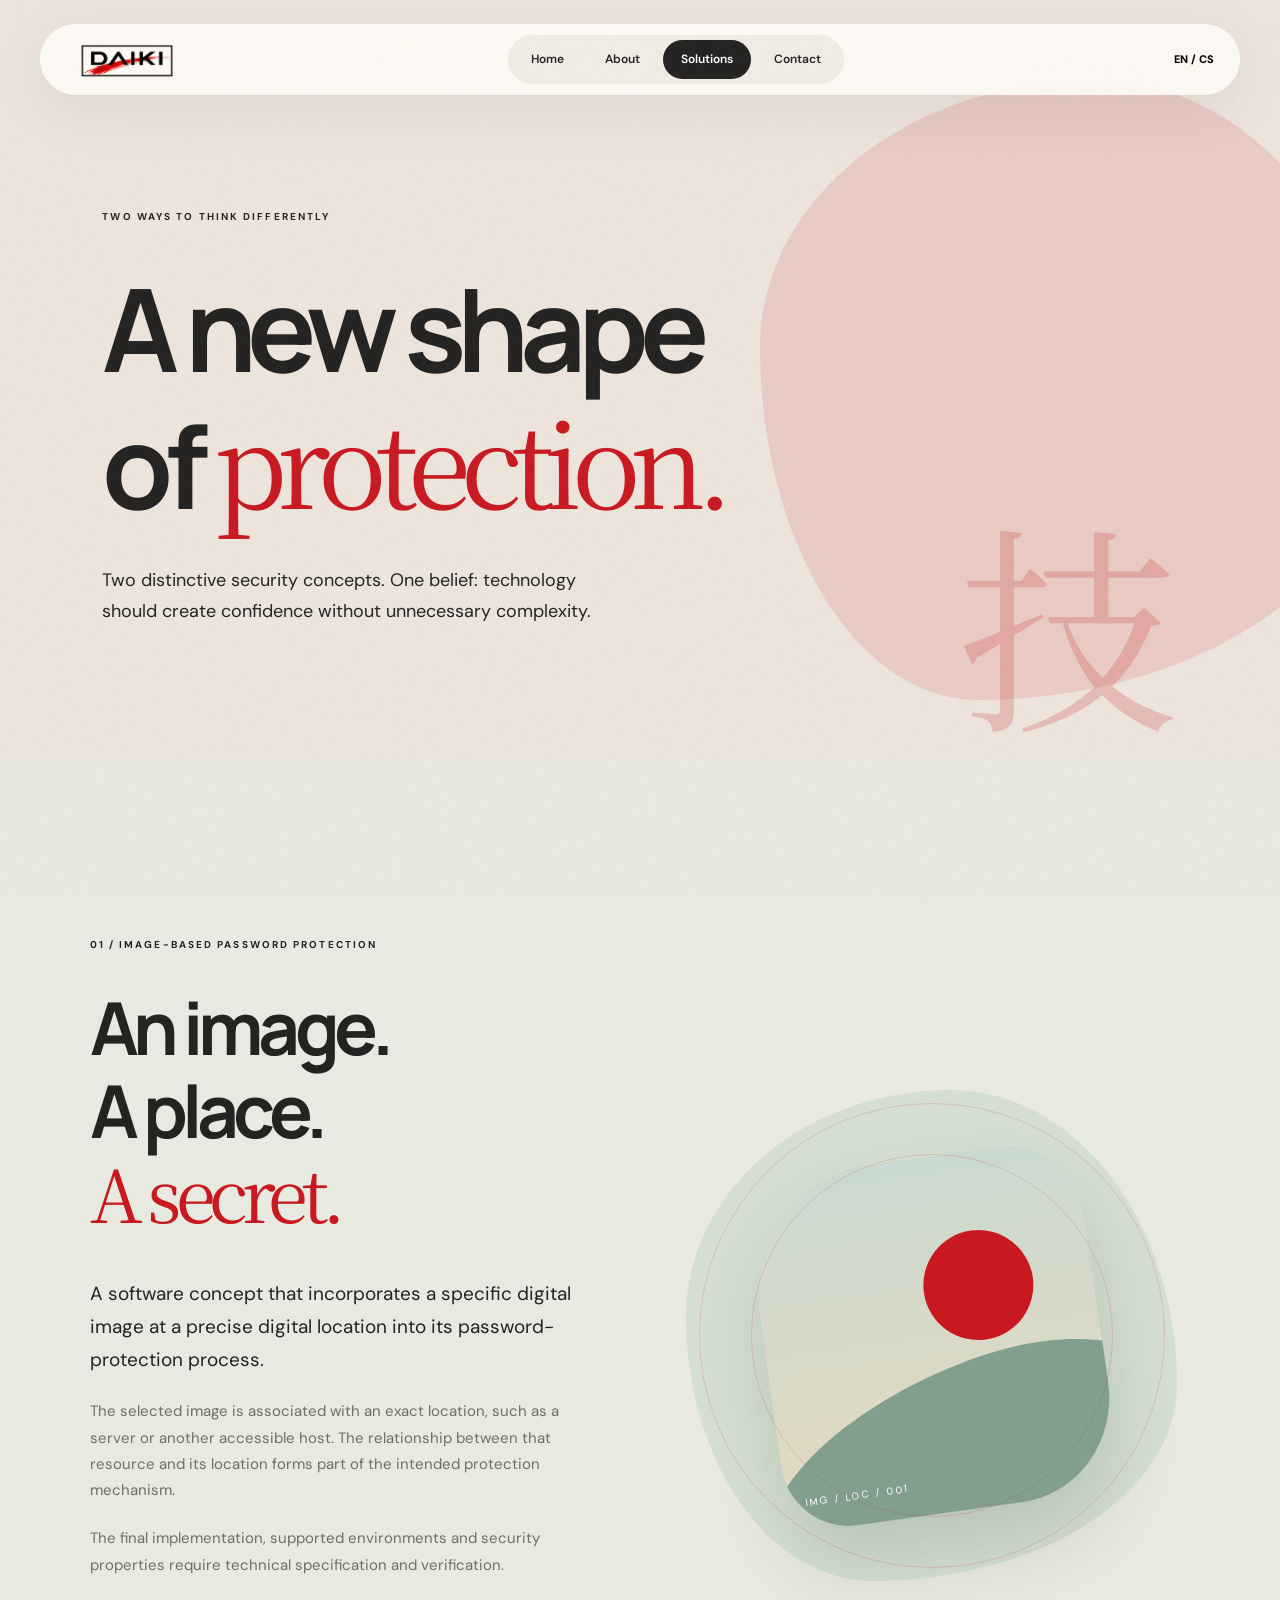
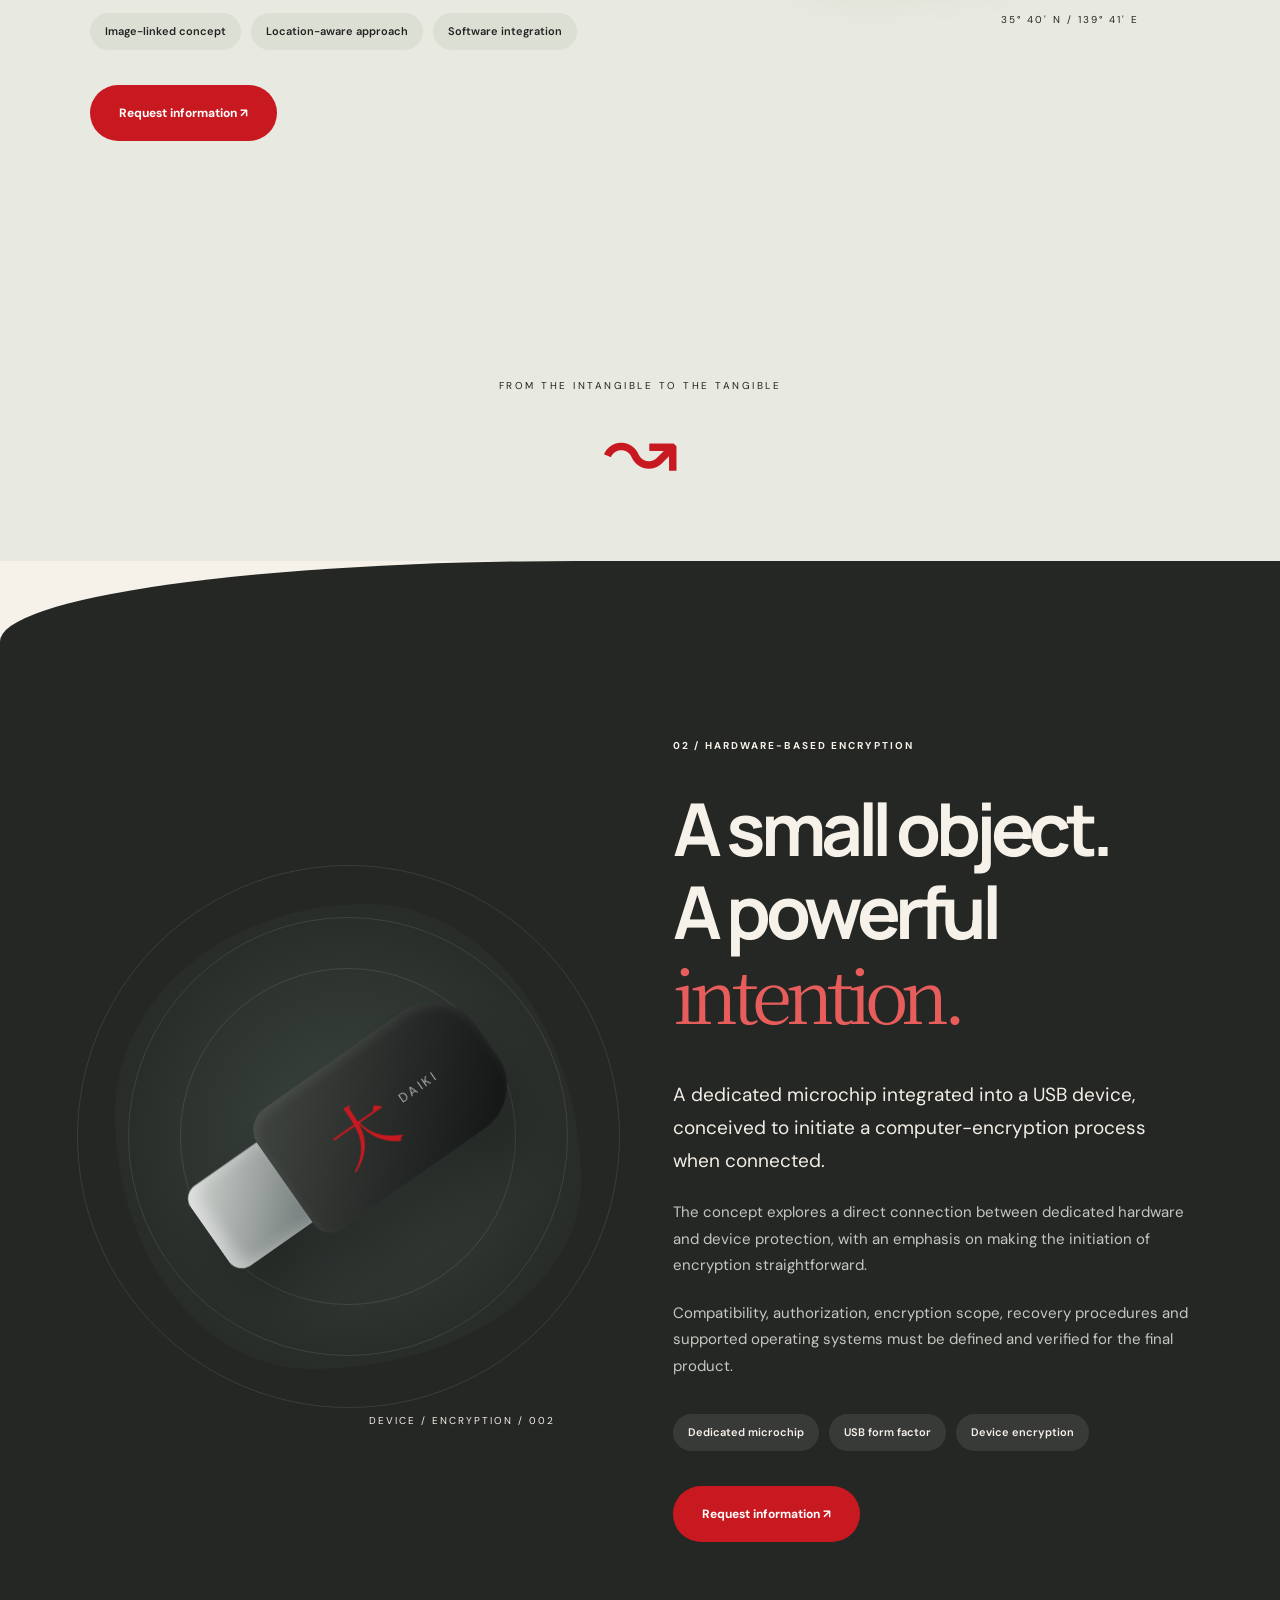
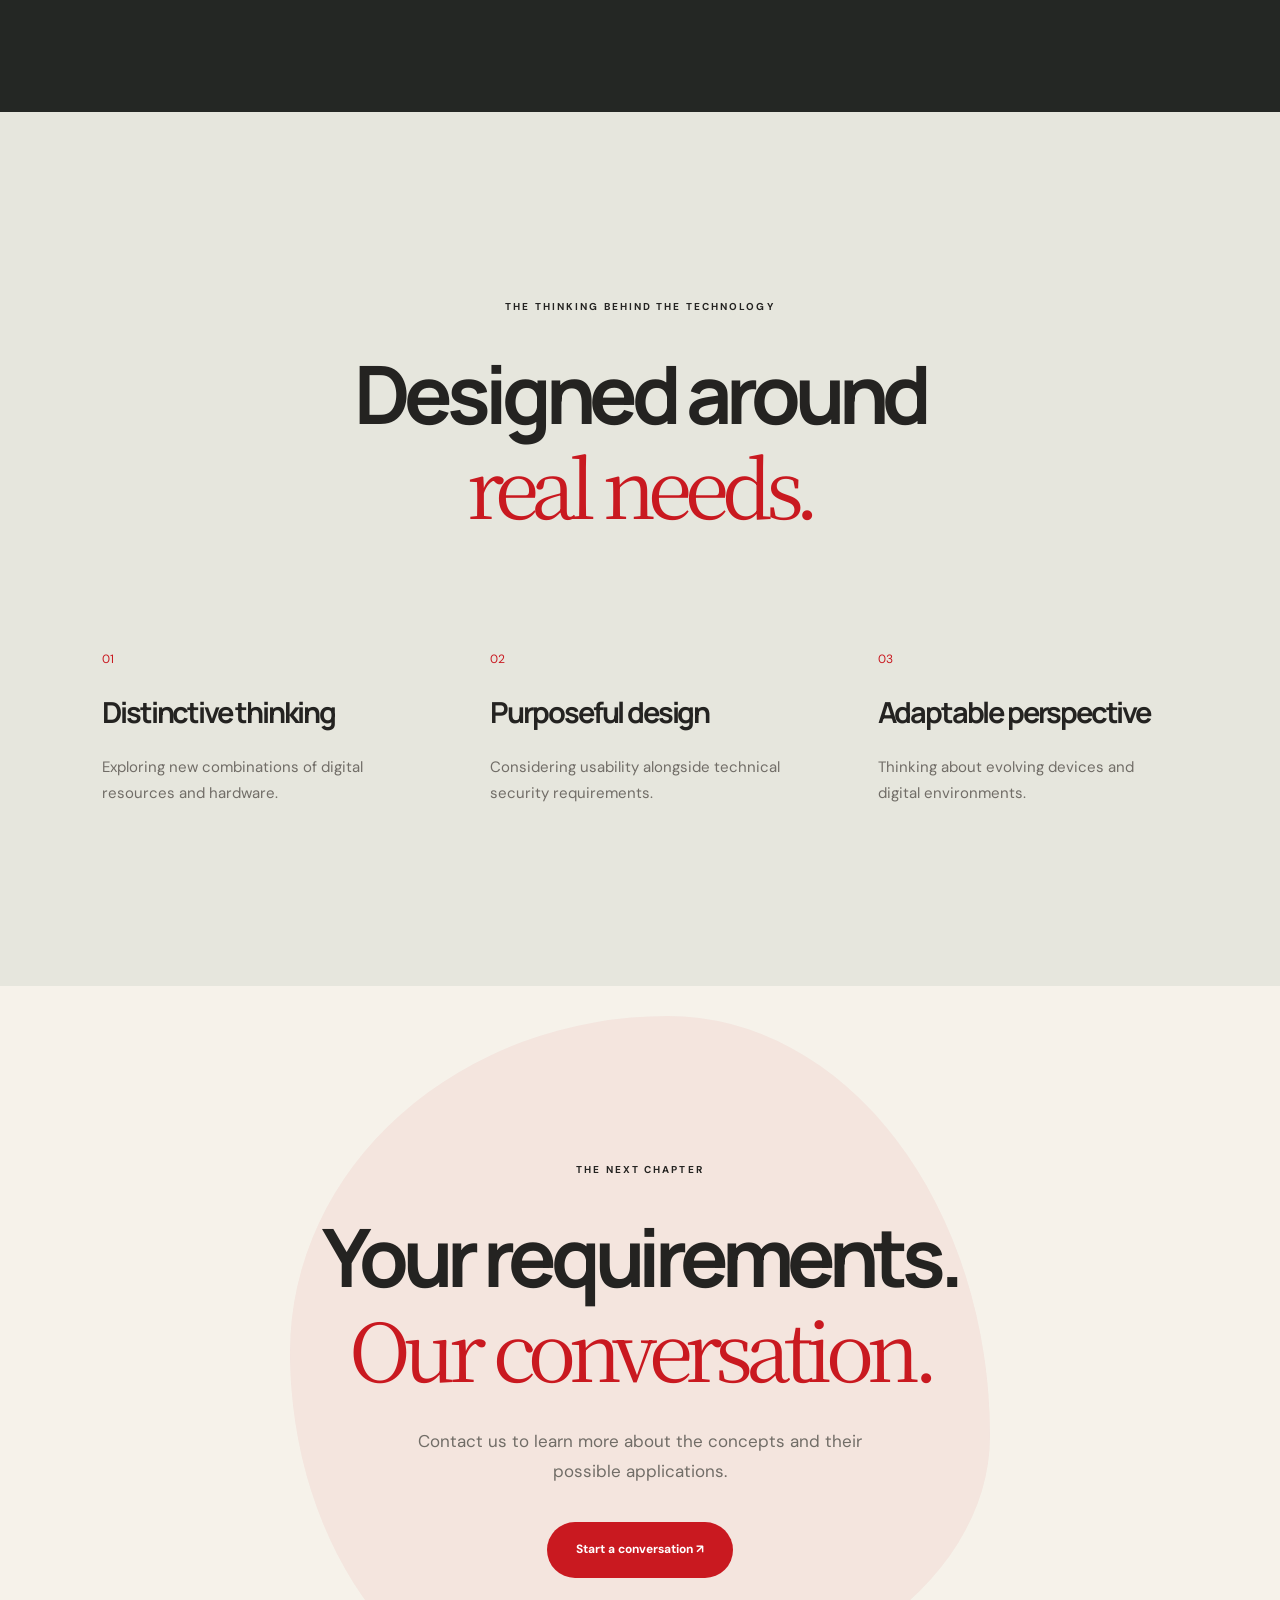
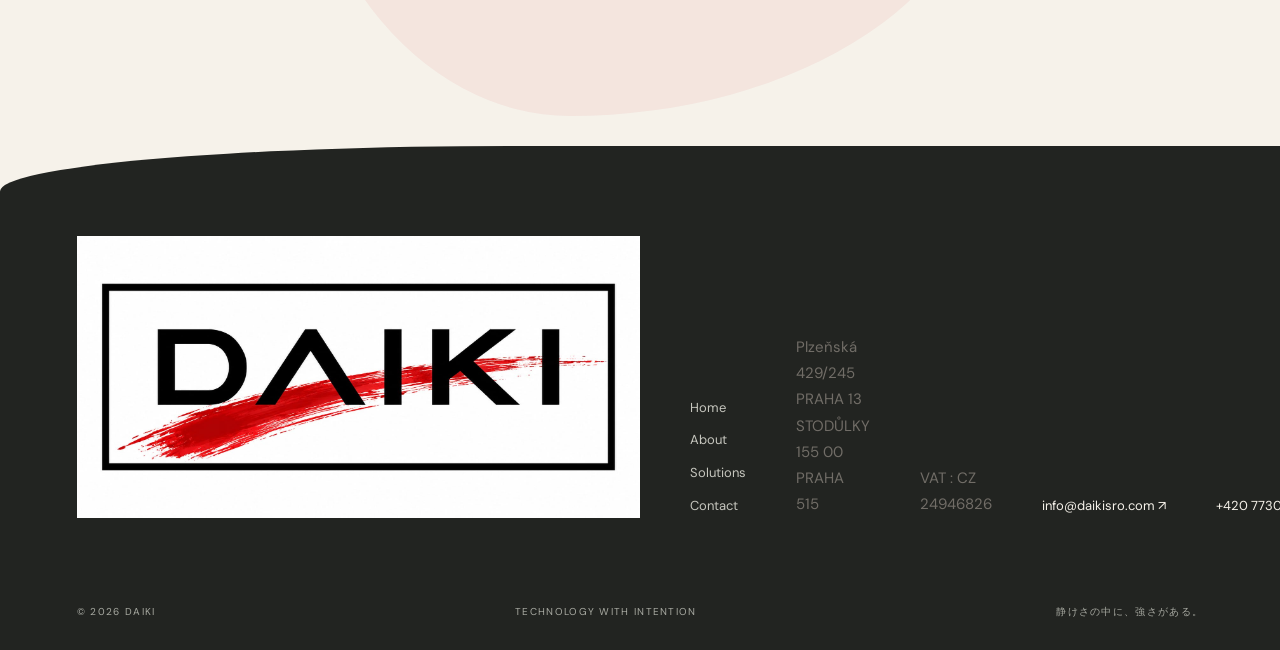
<file: solutions.html>
<!doctype html>
<html lang="en">
<head>
  <meta charset="UTF-8">
  <meta name="viewport" content="width=device-width,initial-scale=1">
  <meta name="theme-color" content="#f6f2ea">
  <meta name="description" content="Explore DAIKI image-based password protection and USB hardware encryption concepts.">
  <title>Our Solutions — DAIKI</title>
  <link rel="icon" href="assets/logo.jpeg">
  <link rel="preconnect" href="https://fonts.googleapis.com">
  <link rel="preconnect" href="https://fonts.gstatic.com" crossorigin>
  <link href="https://fonts.googleapis.com/css2?family=DM+Sans:wght@400;500;600;700&family=Manrope:wght@400;500;600;700;800&family=Noto+Serif+JP:wght@400;500&display=swap" rel="stylesheet">
  <link rel="stylesheet" href="css/style.css">
  <script src="js/i18n.js" defer></script>
  <script src="js/main.js" defer></script>
</head>
<body data-page="solutions">
  <div class="grain" aria-hidden="true"></div>
  <header class="floating-header">
    <a class="brand" href="index.html" aria-label="DAIKI home"><img class="logoPng" src="assets/PngLogo.png" alt="DAIKI logo"></a>
    <nav class="desktop-nav" aria-label="Main navigation">
      <a href="index.html" data-i18n="nav.home">Home</a>
      <a href="about.html" data-i18n="nav.about">About</a>
      <a href="solutions.html" class="active" data-i18n="nav.solutions">Solutions</a>
      <a href="contact.html" data-i18n="nav.contact">Contact</a>
    </nav>
    <div class="header-tools">
      <button class="lang-toggle" id="langSwitch" type="button">EN / CS</button>
      <button class="menu-toggle" id="menuToggle" type="button" aria-label="Open navigation" aria-controls="mobileNav" aria-expanded="false"><span></span><span></span></button>
    </div>
  </header>
  <nav class="mobile-nav" id="mobileNav" aria-label="Mobile navigation">
    <a href="index.html" data-i18n="nav.home">Home</a>
    <a href="about.html" data-i18n="nav.about">About</a>
    <a href="solutions.html" data-i18n="nav.solutions">Solutions</a>
    <a href="contact.html" data-i18n="nav.contact">Contact</a>
  </nav>

  <main>
    <section class="inner-hero solutions-hero">
      <div class="inner-hero-blob" aria-hidden="true"></div>
      <div class="inner-hero-content reveal">
        <span class="micro-label" data-i18n="solutions.label">TWO WAYS TO THINK DIFFERENTLY</span>
        <h1 data-i18n-html="solutions.title">A new shape<br>of <span class="serif-word">protection.</span></h1>
        <p data-i18n="solutions.lead">Two distinctive security concepts. One belief: technology should create confidence without unnecessary complexity.</p>
      </div>
      <span class="inner-hero-mark">技</span>
    </section>

    <section class="product-experience image-experience" id="image-security">
      <div class="experience-copy reveal">
        <span class="micro-label" data-i18n="solutions.oneLabel">01 / IMAGE-BASED PASSWORD PROTECTION</span>
        <h2 data-i18n-html="solutions.oneTitle">An image.<br>A place.<br><span class="serif-word">A secret.</span></h2>
        <p class="experience-lead" data-i18n="solutions.oneLead">A software concept that incorporates a specific digital image at a precise digital location into its password-protection process.</p>
        <p data-i18n="solutions.oneText">The selected image is associated with an exact location, such as a server or another accessible host. The relationship between that resource and its location forms part of the intended protection mechanism.</p>
        <p data-i18n="solutions.oneNote">The final implementation, supported environments and security properties require technical specification and verification.</p>
        <div class="experience-tags">
          <span data-i18n="solutions.oneFeatureOne">Image-linked concept</span>
          <span data-i18n="solutions.oneFeatureTwo">Location-aware approach</span>
          <span data-i18n="solutions.oneFeatureThree">Software integration</span>
        </div>
        <a class="pill-button" href="contact.html?interest=image" data-i18n="solutions.request">Request information ↗</a>
      </div>
      <div class="experience-visual reveal">
        <div class="image-experience-halo"></div>
        <div class="floating-image-object">
          <div class="floating-image-sky"></div>
          <div class="floating-image-mountain"></div>
          <div class="floating-image-sun"></div>
          <span class="floating-image-code">IMG / LOC / 001</span>
        </div>
        <div class="experience-coordinate">35° 40' N / 139° 41' E</div>
        <div class="experience-orbit orbit-alpha"></div>
        <div class="experience-orbit orbit-beta"></div>
      </div>
    </section>

    <section class="product-transition">
      <span data-i18n="solutions.transition">FROM THE INTANGIBLE TO THE TANGIBLE</span>
      <div class="transition-symbol">↝</div>
    </section>

    <section class="product-experience usb-experience" id="usb-security">
      <div class="experience-visual reveal">
        <div class="usb-experience-halo"></div>
        <div class="usb-abstract usb-product">
          <span class="usb-connector"></span>
          <span class="usb-shell"><b>大</b><small>DAIKI</small></span>
        </div>
        <div class="usb-wave usb-wave-one"></div>
        <div class="usb-wave usb-wave-two"></div>
        <div class="usb-wave usb-wave-three"></div>
        <div class="experience-coordinate">DEVICE / ENCRYPTION / 002</div>
      </div>
      <div class="experience-copy reveal">
        <span class="micro-label" data-i18n="solutions.twoLabel">02 / HARDWARE-BASED ENCRYPTION</span>
        <h2 data-i18n-html="solutions.twoTitle">A small object.<br>A powerful<br><span class="serif-word">intention.</span></h2>
        <p class="experience-lead" data-i18n="solutions.twoLead">A dedicated microchip integrated into a USB device, conceived to initiate a computer-encryption process when connected.</p>
        <p data-i18n="solutions.twoText">The concept explores a direct connection between dedicated hardware and device protection, with an emphasis on making the initiation of encryption straightforward.</p>
        <p data-i18n="solutions.twoNote">Compatibility, authorization, encryption scope, recovery procedures and supported operating systems must be defined and verified for the final product.</p>
        <div class="experience-tags">
          <span data-i18n="solutions.twoFeatureOne">Dedicated microchip</span>
          <span data-i18n="solutions.twoFeatureTwo">USB form factor</span>
          <span data-i18n="solutions.twoFeatureThree">Device encryption</span>
        </div>
        <a class="pill-button" href="contact.html?interest=usb" data-i18n="solutions.request">Request information ↗</a>
      </div>
    </section>

    <section class="approach-section">
      <div class="approach-heading reveal">
        <span class="micro-label" data-i18n="solutions.approachLabel">THE THINKING BEHIND THE TECHNOLOGY</span>
        <h2 data-i18n-html="solutions.approachTitle">Designed around<br><span class="serif-word">real needs.</span></h2>
      </div>
      <div class="approach-flow">
        <div class="approach-point reveal">
          <span>01</span><h3 data-i18n="solutions.approachOne">Distinctive thinking</h3>
          <p data-i18n="solutions.approachOneText">Exploring new combinations of digital resources and hardware.</p>
        </div>
        <div class="approach-point reveal">
          <span>02</span><h3 data-i18n="solutions.approachTwo">Purposeful design</h3>
          <p data-i18n="solutions.approachTwoText">Considering usability alongside technical security requirements.</p>
        </div>
        <div class="approach-point reveal">
          <span>03</span><h3 data-i18n="solutions.approachThree">Adaptable perspective</h3>
          <p data-i18n="solutions.approachThreeText">Thinking about evolving devices and digital environments.</p>
        </div>
      </div>
    </section>

    <section class="closing-section">
      <div class="closing-orb" aria-hidden="true"></div>
      <div class="closing-content reveal">
        <span class="micro-label" data-i18n="common.next">THE NEXT CHAPTER</span>
        <h2 data-i18n-html="solutions.ctaTitle">Your requirements.<br><span class="serif-word">Our conversation.</span></h2>
        <p data-i18n="solutions.ctaText">Contact us to learn more about the concepts and their possible applications.</p>
        <a class="pill-button" href="contact.html" data-i18n="common.contact">Start a conversation ↗</a>
      </div>
    </section>
  </main>

  <footer class="site-footer">
    <div class="footer-main">
      <img class="logoPngFooter" src="assets/logo.jpeg" alt="DAIKI logo">
      <div class="footer-links">
        <a href="index.html" data-i18n="nav.home">Home</a>
        <a href="about.html" data-i18n="nav.about">About</a>
        <a href="solutions.html" data-i18n="nav.solutions">Solutions</a>
        <a href="contact.html" data-i18n="nav.contact">Contact</a>
      </div>
      <p>Plzeňská 429/245 PRAHA 13 <br> STODŮLKY 155 00 PRAHA 515</p>
      <p>VAT : CZ 24946826</p>
      <a class="footer-email" href="mailto:info@daikisro.com">info@daikisro.com ↗</a>
      <a class="footer-phone" href="tel:+420773069395">+420 773069395 ↗</a>
    </div>
    <div class="footer-bottom">
      <span>© <span class="current-year"></span> DAIKI</span>
      <span data-i18n="footer.tagline">TECHNOLOGY WITH INTENTION</span>
      <span>静けさの中に、強さがある。</span>
    </div>
  </footer>
</body>
</html>
</file>
<file: css/style.css>
:root {
  --paper:#f6f2ea;
  --cream:#ece6da;
  --sand:#dcd5c9;
  --red:#c91920;
  --ink:#242321;
  --muted:#716d67;
  --sage:#a9b5a5;
  --white:#fffdf8;
  --display:"Manrope",sans-serif;
  --body:"DM Sans",sans-serif;
  --serif:"Noto Serif JP",serif;
}
*,*::before,*::after{box-sizing:border-box}
html{scroll-behavior:smooth;scroll-padding-top:110px}
body{margin:0;background:var(--paper);color:var(--ink);font:15px/1.75 var(--body);overflow-x:hidden}
button,input,select,textarea{font:inherit}
button{cursor:pointer}
a{color:inherit;text-decoration:none}
h1,h2,h3,p{margin:0}
h1,h2,h3{font-family:var(--display);letter-spacing:-.075em;line-height:1.13}
h1{font-size:clamp(4.5rem,9vw,10rem);font-weight:700}
h2{font-size:clamp(3.2rem,6.3vw,7rem);font-weight:700}
h3{font-size:clamp(1.6rem,2.5vw,3rem)}
p{color:var(--muted)}
::selection{background:var(--red);color:white}
:focus-visible{outline:2px solid var(--red);outline-offset:5px}
.serif-word{font-family:var(--serif);font-weight:400;letter-spacing:-.09em;color:var(--red)}
.micro-label{display:inline-block;font-size:10px;letter-spacing:.21em;font-weight:700;text-transform:uppercase;line-height:1.6}
.grain{position:fixed;inset:0;z-index:150;pointer-events:none;opacity:.08;background-image:url("data:image/svg+xml,%3Csvg viewBox='0 0 180 180' xmlns='http://www.w3.org/2000/svg'%3E%3Cfilter id='n'%3E%3CfeTurbulence type='fractalNoise' baseFrequency='.8' numOctaves='3' stitchTiles='stitch'/%3E%3C/filter%3E%3Crect width='100%25' height='100%25' filter='url(%23n)' opacity='.35'/%3E%3C/svg%3E")}
.reveal{opacity:0;transform:translateY(35px);transition:opacity 1s ease,transform 1s cubic-bezier(.2,.7,.2,1)}
.reveal.visible{opacity:1;transform:none}

/* Logo DAIKI nella navbar */
.logoPng {
  display: block;
  width: auto;
  height: 38px;
  max-width: 150px;
  object-fit: contain;
}

/* Adattamento mobile */
@media (max-width: 780px) {
  .logoPng {
    height: 32px;
    max-width: 125px;
  }
}


/* Floating navigation */
.floating-header{position:fixed;z-index:120;top:24px;left:50%;transform:translateX(-50%);width:min(94%,1200px);display:flex;justify-content:space-between;align-items:center;gap:24px;padding:11px 16px 11px 27px;background:rgba(255,253,248,.83);backdrop-filter:blur(25px);-webkit-backdrop-filter:blur(25px);border-radius:100px;box-shadow:0 14px 60px rgba(40,30,20,.07);transition:top .3s,box-shadow .3s}
.floating-header.scrolled{top:12px;box-shadow:0 15px 65px rgba(40,30,20,.12)}
.brand{display:flex;align-items:center;gap:9px;font:800 26px/1 var(--display);letter-spacing:-.09em;white-space:nowrap}
.brand i{width:8px;height:8px;background:var(--red);border-radius:50%}
.desktop-nav{display:flex;gap:5px;align-items:center;padding:5px;background:rgba(220,213,201,.35);border-radius:100px}
.desktop-nav a{padding:9px 18px;border-radius:100px;font-size:12px;font-weight:600;transition:background .3s,color .3s}
.desktop-nav a:hover{background:rgba(255,255,255,.6)}
.desktop-nav a.active{background:var(--ink);color:white}
.header-tools{display:flex;align-items:center;gap:10px}
.lang-toggle{background:none;border:0;padding:10px;font-size:11px;font-weight:800;white-space:nowrap}
.menu-toggle{display:none;border:0;background:var(--ink);width:44px;height:44px;border-radius:50%;place-content:center;gap:5px}
.menu-toggle span{display:block;width:19px;height:2px;background:white;border-radius:2px}
.mobile-nav{display:none}

/* Buttons */
.pill-button{display:inline-flex;align-items:center;justify-content:center;gap:30px;padding:17px 29px;border:0;border-radius:100px;background:var(--red);color:white;font-size:12px;font-weight:700;min-height:56px;transition:transform .3s,background .3s,box-shadow .3s}
.pill-button:hover{transform:translateY(-4px);background:#a91019;box-shadow:0 15px 30px rgba(201,25,32,.18)}
.pill-secondary{background:var(--cream);color:var(--ink)}
.pill-secondary:hover{background:var(--sand);box-shadow:none}
.text-link{display:inline-flex;font-size:13px;font-weight:700;align-items:center;gap:15px;transition:color .3s}
.text-link:hover{color:var(--red)}
.round-arrow{display:grid;place-items:center;width:78px;height:78px;border-radius:50%;background:var(--red);color:white;font-size:30px;transition:transform .4s}
.round-arrow:hover{transform:rotate(45deg) scale(1.07)}

/* Home hero */
.home-hero{position:relative;min-height:950px;height:100svh;max-height:1250px;overflow:hidden;background:var(--paper)}
.hero-composition{position:relative;width:min(90%,1400px);height:100%;margin:auto}
.hero-topline{position:absolute;top:23%;left:4%;display:flex;align-items:center;gap:14px;z-index:5}
.mini-dot{width:8px;height:8px;background:var(--red);border-radius:50%}
.hero-title{position:absolute;z-index:5;top:27%;left:3%;max-width:900px;line-height:1.02}
.hero-title .serif-word{font-style:italic}
.hero-ambient{position:absolute;filter:blur(4px);pointer-events:none}
.ambient-one{width:750px;height:750px;background:radial-gradient(circle,rgba(169,181,165,.38),transparent 70%);right:-250px;top:0}
.ambient-two{width:650px;height:650px;background:radial-gradient(circle,rgba(201,25,32,.11),transparent 70%);left:-250px;bottom:-300px}
.hero-fluid{position:absolute;width:min(53vw,740px);height:min(53vw,740px);right:-7%;top:14%;z-index:2;display:grid;place-items:center}
.fluid-core{width:75%;height:75%;border-radius:57% 43% 61% 39% / 46% 56% 44% 54%;background:radial-gradient(circle at 30% 30%,#e44846,var(--red) 60%,#9b1018);display:grid;place-items:center;box-shadow:inset -30px -35px 70px rgba(0,0,0,.12),0 30px 90px rgba(201,25,32,.12);animation:morph 15s ease-in-out infinite}
.core-symbol{font:400 clamp(130px,17vw,250px)/1 var(--serif);color:rgba(255,253,248,.86);transform:rotate(-9deg)}
.core-caption{position:absolute;bottom:23%;color:white;font-size:9px;letter-spacing:.2em}
.fluid-ring{position:absolute;border:1px solid rgba(201,25,32,.16);border-radius:60% 40% 50% 50% / 45% 55% 45% 55%;animation:rotateSlow 35s linear infinite}
.ring-a{inset:0}
.ring-b{inset:9%;animation-direction:reverse}
.orbit-point{position:absolute;width:11px;height:11px;background:var(--red);border-radius:50%}
.point-a{top:7%;left:35%}.point-b{bottom:12%;right:13%;width:7px;height:7px}.point-c{top:48%;right:1%;background:var(--sage)}
.hero-bottom-copy{position:absolute;z-index:6;bottom:13%;left:4%;display:flex;align-items:center;gap:35px}
.hero-bottom-copy p{max-width:360px;font-size:16px;color:var(--ink)}
.hero-vertical{position:absolute;right:20px;top:40%;writing-mode:vertical-rl;font-size:10px;letter-spacing:.2em;z-index:6}
.hero-side-note{position:absolute;bottom:12%;right:2%;font-size:10px;letter-spacing:.15em;writing-mode:vertical-rl}
.scroll-cue{position:absolute;bottom:24px;left:50%;transform:translateX(-50%);width:42px;height:60px;border-radius:30px;background:rgba(36,35,33,.06);display:grid;place-items:center;font-size:22px;animation:float 4s ease-in-out infinite}

/* Philosophy flow */
.flow-section{min-height:850px;padding:180px max(7vw,25px);position:relative;display:grid;grid-template-columns:1.2fr .8fr;align-items:center;gap:8%;overflow:hidden;background:#e9e6dc;border-radius:0 0 46% 12% / 0 0 10% 4%}
.flow-decoration{position:absolute;width:700px;height:700px;border-radius:52% 48% 70% 30% / 40% 50% 50% 60%;background:rgba(169,181,165,.24);left:-250px;bottom:-350px}
.flow-intro,.flow-copy{position:relative;z-index:2}
.flow-intro h2{margin-top:35px}
.flow-copy{padding-top:160px}
.flow-copy p{font-size:20px;color:var(--ink);max-width:480px;margin-bottom:35px}
.flow-symbol{display:block;font:400 110px/1 var(--serif);color:var(--red);opacity:.8;margin-bottom:35px}

/* Ecosystem */
.ecosystem-section{padding:180px 5vw 210px;overflow:hidden}
.ecosystem-heading{max-width:1100px;margin:0 auto 90px;text-align:center}
.ecosystem-heading h2{margin-top:30px}
.ecosystem-stage{max-width:1350px;margin:auto;display:grid;grid-template-columns:1fr 1fr;gap:5%;align-items:start}
.ecosystem-item{position:relative;min-width:0}
.ecosystem-usb{margin-top:220px}
.ecosystem-illustration{height:540px;position:relative;display:grid;place-items:center;overflow:hidden}
.ecosystem-image .ecosystem-illustration{background:#e3e9e0;border-radius:43% 57% 53% 47% / 51% 38% 62% 49%}
.ecosystem-usb .ecosystem-illustration{background:#262927;border-radius:56% 44% 40% 60% / 40% 55% 45% 60%}
.image-halo,.usb-halo{position:absolute;width:75%;aspect-ratio:1;border-radius:50%;background:rgba(255,255,255,.28);box-shadow:0 0 0 55px rgba(255,255,255,.08),0 0 0 110px rgba(255,255,255,.04)}
.image-window{width:55%;aspect-ratio:1.2;border-radius:32% 18% 28% 20%;background:linear-gradient(160deg,#cbd4c8,#879e93);box-shadow:0 30px 70px rgba(0,0,0,.12);position:relative;display:grid;place-items:center;transform:rotate(-9deg);overflow:hidden}
.image-landscape{font-size:160px;color:#f9f3e9;line-height:1}
.image-location{position:absolute;bottom:20px;font-size:9px;letter-spacing:.15em;color:white}
.image-satellite{position:absolute;width:15px;height:15px;background:var(--red);border-radius:50%}
.satellite-one{top:20%;right:20%}.satellite-two{bottom:22%;left:15%;width:8px;height:8px}
.ecosystem-copy{max-width:460px;padding:35px 35px 0}
.ecosystem-copy h3{margin:18px 0 20px;font-size:clamp(2.2rem,3.3vw,4rem)}
.ecosystem-copy p{margin-bottom:26px}
.usb-abstract{display:flex;align-items:center;position:relative;z-index:4;transform:rotate(-35deg);filter:drop-shadow(0 30px 20px rgba(0,0,0,.25));animation:usbFloat 8s ease-in-out infinite}
.usb-connector{width:70px;height:75px;border-radius:12px 0 0 12px;background:linear-gradient(135deg,#d2d5d2,#707a78);box-shadow:inset 8px 0 12px rgba(255,255,255,.4)}
.usb-shell{width:190px;height:110px;border-radius:20px 40px 40px 15px;background:linear-gradient(135deg,#424642,#101312);display:flex;align-items:center;justify-content:center;gap:12px;box-shadow:inset 0 4px 8px rgba(255,255,255,.08)}
.usb-shell b{font:400 50px var(--serif);color:var(--red)}
.usb-shell small{color:#aaa;font-size:10px;letter-spacing:.2em}
.usb-pulse,.usb-wave{position:absolute;border:1px solid rgba(255,255,255,.14);border-radius:50%;aspect-ratio:1}
.pulse-one{width:65%}.pulse-two{width:95%}

/* Manifesto */
.manifesto-section{position:relative;min-height:760px;background:var(--sage);overflow:hidden;display:grid;place-items:center;padding:130px 6vw;border-radius:47% 15% 0 0 / 10% 7% 0 0}
.manifesto-blob{position:absolute;width:600px;height:600px;right:-120px;top:-130px;background:rgba(255,255,255,.16);border-radius:60% 40% 60% 40% / 40% 60% 40% 60%}
.manifesto-content{width:min(100%,1100px);position:relative;z-index:2}
.manifesto-content h2{margin:35px 0 70px}
.manifesto-content .serif-word{color:var(--white)}
.manifesto-values{display:flex;gap:30px;justify-content:space-between;flex-wrap:wrap}
.manifesto-values div{display:flex;gap:15px;align-items:baseline}
.manifesto-values span{font-size:11px;color:#445146}
.manifesto-values strong{font-size:clamp(18px,2vw,26px);font-weight:600}

/* Closing */
.closing-section{position:relative;min-height:760px;padding:160px 8vw;display:grid;place-items:center;overflow:hidden;background:var(--paper)}
.closing-content{position:relative;z-index:2;text-align:center;max-width:1000px}
.closing-content h2{margin:30px 0}
.closing-content p{max-width:490px;margin:0 auto 35px;font-size:17px}
.closing-orb{position:absolute;width:700px;height:700px;border-radius:54% 46% 60% 40% / 48% 60% 40% 52%;background:rgba(201,25,32,.06);animation:morph 20s ease-in-out infinite}

/* Inner hero */
.inner-hero{position:relative;min-height:760px;display:flex;align-items:center;padding:170px 8vw 100px;overflow:hidden}
.inner-hero-content{position:relative;z-index:3;max-width:1150px}
.inner-hero-content h1{margin:35px 0}
.inner-hero-content p{max-width:530px;font-size:18px;color:var(--ink)}
.inner-hero-blob{position:absolute;width:620px;height:620px;right:-100px;top:80px;border-radius:54% 46% 65% 35% / 43% 56% 44% 57%;background:rgba(201,25,32,.12);animation:morph 18s ease-in-out infinite}
.inner-hero-mark{position:absolute;right:8%;bottom:4%;font:400 220px/1 var(--serif);color:rgba(201,25,32,.2)}
.about-hero{background:#e8e9df}
.solutions-hero{background:#ede4dc}
.contact-hero{background:#e5e9e1}

/* About story */
.story-section{position:relative;min-height:820px;padding:170px 8vw;display:flex;align-items:center;overflow:hidden}
.story-index{position:absolute;left:8%;top:100px;font-size:11px;letter-spacing:.2em}
.story-content{max-width:1050px;margin:auto;position:relative;z-index:2}
.story-content h2{margin:30px 0 60px}
.story-text{display:grid;grid-template-columns:1fr 1fr;gap:65px;margin-left:15%}
.story-text p{font-size:18px}
.story-floating-word{position:absolute;right:-5%;bottom:0;font:400 250px var(--serif);color:rgba(201,25,32,.07)}
.zen-garden-section{position:relative;min-height:850px;background:#e4dfd4;overflow:hidden;display:flex;align-items:center;padding:120px 8vw;border-radius:45% 0 0 0 / 10% 0 0 0}
.garden-copy{position:relative;z-index:4;max-width:650px}
.garden-copy h2{margin:30px 0}
.garden-copy p{max-width:460px;font-size:18px}
.zen-garden{position:absolute;width:700px;height:700px;right:-100px;top:10%;border-radius:50%;background:radial-gradient(circle,#ece7db,#d7d1c4)}
.garden-ripple{position:absolute;border:2px solid rgba(255,255,255,.7);border-radius:50%;inset:10%;transform:rotate(-20deg) scaleX(.9)}
.ripple-b{inset:20%}.ripple-c{inset:30%}
.garden-stone{position:absolute;background:#aaa99f;border-radius:50% 40% 55% 45%;box-shadow:inset -15px -15px 25px rgba(0,0,0,.1),10px 20px 35px rgba(0,0,0,.08)}
.stone-a{width:130px;height:110px;top:30%;left:35%}
.stone-b{width:75px;height:65px;bottom:25%;right:25%}
.stone-c{width:45px;height:40px;top:20%;right:25%}
.vision-section{padding:180px 8vw;display:grid;grid-template-columns:1fr 1fr;gap:10%;align-items:start}
.vision-entry{position:relative;padding:90px 0 40px}
.vision-future{margin-top:230px}
.vision-number{font:400 140px var(--serif);color:rgba(201,25,32,.12);position:absolute;top:-50px;left:-20px}
.vision-entry h2{font-size:clamp(3rem,4vw,5rem);margin:25px 0}
.vision-entry p{max-width:450px;font-size:18px}
.values-landscape{padding:160px 6vw 200px;background:#e8e9e1;overflow:hidden}
.values-landscape-heading{text-align:center}
.values-landscape-heading h2{margin-top:30px}
.values-floating{position:relative;max-width:1200px;min-height:650px;margin:90px auto 0}
.value-bubble{position:absolute;width:330px;height:330px;border-radius:54% 46% 60% 40% / 48% 60% 40% 52%;padding:70px 45px;display:flex;flex-direction:column;justify-content:center}
.value-bubble span{font-size:11px;letter-spacing:.15em;margin-bottom:20px}
.value-bubble h3{font-size:30px;letter-spacing:-.05em;margin-bottom:15px}
.value-bubble p{font-size:13px}
.bubble-one{left:3%;top:60px;background:#d8d7c7}
.bubble-two{left:36%;top:210px;background:#c9d2c6}
.bubble-three{right:0;top:20px;background:#e8c8c4}

/* Solutions */
.product-experience{min-height:1000px;padding:170px 7vw;display:grid;grid-template-columns:1fr 1fr;gap:6%;align-items:center;overflow:hidden;scroll-margin-top:100px}
.experience-copy{position:relative;z-index:5;max-width:620px}
.experience-copy h2{margin:30px 0 40px;font-size:clamp(3.5rem,5.7vw,7rem)}
.experience-copy p{margin-bottom:22px}
.experience-lead{font-size:19px;color:var(--ink)}
.experience-tags{display:flex;flex-wrap:wrap;gap:10px;margin:35px 0}
.experience-tags span{padding:9px 15px;border-radius:100px;background:rgba(169,181,165,.2);font-size:11px;font-weight:600}
.experience-visual{position:relative;min-height:650px;display:grid;place-items:center}
.image-experience{background:#e8e9e0}
.image-experience-halo{position:absolute;width:95%;aspect-ratio:1;background:#d4dfd1;border-radius:54% 46% 62% 38% / 46% 60% 40% 54%;animation:morph 16s infinite}
.floating-image-object{position:relative;width:65%;aspect-ratio:.95;background:#b6c6b8;border-radius:38% 23% 30% 20%;transform:rotate(-8deg);overflow:hidden;box-shadow:0 40px 70px rgba(50,70,50,.16);animation:imageFloat 8s ease-in-out infinite}
.floating-image-sky{position:absolute;inset:0;background:linear-gradient(#cadad0,#e5d8bf)}
.floating-image-mountain{position:absolute;width:130%;height:60%;bottom:-20%;left:-10%;background:#819f8c;border-radius:60% 40% 0 0;transform:rotate(-12deg)}
.floating-image-sun{position:absolute;width:110px;height:110px;top:22%;right:18%;background:var(--red);border-radius:50%}
.floating-image-code{position:absolute;bottom:20px;left:20px;color:white;font-size:10px;letter-spacing:.2em}
.experience-coordinate{position:absolute;bottom:5%;right:10%;font-size:10px;letter-spacing:.2em;z-index:3}
.experience-orbit{position:absolute;border:1px solid rgba(201,25,32,.16);border-radius:50%;aspect-ratio:1}
.orbit-alpha{width:90%}.orbit-beta{width:70%}
.product-transition{height:250px;background:#e8e9e0;display:flex;flex-direction:column;align-items:center;justify-content:center;gap:10px}
.product-transition span{font-size:10px;letter-spacing:.25em}
.transition-symbol{font-size:90px;color:var(--red);line-height:1}
.usb-experience{background:#242724;color:#f6f2ea;border-radius:45% 0 0 0 / 7% 0 0 0}
.usb-experience p{color:#c6c7c0}
.usb-experience .experience-lead{color:#f2eee5}
.usb-experience .serif-word{color:#e75d5c}
.usb-experience .experience-tags span{background:rgba(255,255,255,.09)}
.usb-experience-halo{position:absolute;width:90%;aspect-ratio:1;border-radius:54% 46% 58% 42% / 45% 60% 40% 55%;background:radial-gradient(circle,#3b4540,#292e2a 65%,transparent)}
.usb-product{transform:rotate(-35deg) scale(1.3)}
.usb-wave{border-color:rgba(255,255,255,.1)}
.usb-wave-one{width:65%}.usb-wave-two{width:85%}.usb-wave-three{width:105%}
.approach-section{padding:180px 8vw;background:#e6e6dd}
.approach-heading{text-align:center}
.approach-heading h2{margin:30px 0}
.approach-flow{display:flex;justify-content:space-between;gap:35px;margin-top:110px}
.approach-point{max-width:300px}
.approach-point span{font-size:12px;color:var(--red)}
.approach-point h3{font-size:29px;margin:25px 0}
.approach-point p{font-size:15px}

/* Contact */
.contact-world{padding:170px 7vw;display:grid;grid-template-columns:.85fr 1.15fr;gap:8%;background:var(--paper);align-items:start}
.contact-world-copy{position:relative;min-height:900px}
.contact-world-copy h2{font-size:clamp(3.3rem,5vw,6rem);margin:35px 0}
.contact-world-copy>p{max-width:420px;font-size:17px;margin-bottom:70px}
.contact-direct{margin-bottom:40px;position:relative;z-index:3}
.contact-direct>span{display:block;font-size:10px;letter-spacing:.18em;margin-bottom:12px}
.contact-direct a{font-size:clamp(20px,2.5vw,32px);font-weight:700;overflow-wrap:anywhere}
.contact-direct a:hover{color:var(--red)}
.contact-direct p{max-width:330px}
.contact-floating-shape{position:absolute;width:370px;height:370px;left:-150px;bottom:0;border-radius:55% 45% 62% 38% / 42% 60% 40% 58%;background:#dce4d8;display:grid;place-items:center;animation:morph 18s infinite}
.contact-floating-shape span{font:400 130px var(--serif);color:rgba(201,25,32,.25)}
.contact-form-island{position:relative;padding:65px clamp(25px,4vw,70px);background:#e9e6dd;border-radius:34% 8% 10% 9% / 8% 5% 5% 5%;box-shadow:0 30px 80px rgba(40,30,20,.035)}
.form-intro{margin-bottom:45px}
.form-intro h3{font-size:clamp(2.3rem,3vw,4rem);margin-top:15px}
.form-duo{display:grid;grid-template-columns:1fr 1fr;gap:20px}
.form-group{margin-bottom:24px}
.form-group label{display:block;font-size:12px;font-weight:700;margin-bottom:10px}
.form-group input,.form-group select,.form-group textarea{width:100%;border:0;outline:none;background:rgba(255,253,248,.85);padding:18px 22px;border-radius:23px;color:var(--ink);transition:box-shadow .25s,background .25s}
.form-group textarea{resize:vertical;min-height:160px}
.form-group input:focus,.form-group select:focus,.form-group textarea:focus{background:white;box-shadow:0 0 0 2px rgba(201,25,32,.35)}
.form-group input::placeholder,.form-group textarea::placeholder{color:#98928a}
.consent-row{display:flex;gap:13px;align-items:flex-start;font-size:12px;cursor:pointer;margin:15px 0 30px}
.consent-row input{margin-top:5px;accent-color:var(--red)}
.form-actions{display:flex;flex-wrap:wrap;gap:12px}
.form-note{font-size:11px;margin-top:20px}
.contact-ending{min-height:760px;position:relative;padding:160px 8vw;overflow:hidden;background:#e3e9df;display:grid;place-items:center}
.contact-ending-copy{text-align:center;position:relative;z-index:2}
.contact-ending-copy h2{margin:30px 0}
.contact-ending-copy p{margin-bottom:35px}
.contact-ending-shape{position:absolute;width:700px;height:700px;background:rgba(201,25,32,.08);border-radius:55% 45% 60% 40% / 40% 55% 45% 60%;animation:morph 18s infinite}

/* Footer */
.site-footer{padding:90px 6vw 30px;background:#222421;color:#f6f2ea;border-radius:40% 0 0 0 / 9% 0 0 0}
.footer-main{display:flex;align-items:end;justify-content:space-between;gap:50px;padding-bottom:85px}
.footer-brand{font:800 clamp(5rem,12vw,12rem)/.8 var(--display);letter-spacing:-.11em}
.footer-brand span{font-size:16px;vertical-align:top;letter-spacing:0;margin-left:15px;color:#d75050}
.footer-links{display:flex;flex-direction:column;gap:10px}
.footer-links a{font-size:13px;color:#c6c6be}
.footer-links a:hover,.footer-email:hover,.footer-phone:hover{color:#f47a7a}
.footer-email,.footer-phone{font-size:13px;white-space:nowrap}
.footer-bottom{display:flex;justify-content:space-between;gap:20px;flex-wrap:wrap;color:#a8aaa2;font-size:10px;letter-spacing:.13em}
.logoPngFooter{max-width:50%;height:auto}

/* Animation */
@keyframes morph{
  0%,100%{border-radius:57% 43% 61% 39% / 46% 56% 44% 54%;transform:rotate(0)}
  50%{border-radius:42% 58% 35% 65% / 58% 42% 58% 42%;transform:rotate(9deg)}
}
@keyframes rotateSlow{to{transform:rotate(360deg)}}
@keyframes float{50%{transform:translate(-50%,-12px)}}
@keyframes usbFloat{
  0%,100%{transform:rotate(-35deg) translateY(0)}
  50%{transform:rotate(-35deg) translateY(-18px)}
}
@keyframes imageFloat{
  0%,100%{transform:rotate(-8deg) translateY(0)}
  50%{transform:rotate(-5deg) translateY(-15px)}
}

/* Tablet */
@media(max-width:1050px){
  .hero-title{font-size:clamp(5rem,9vw,8rem)}
  .hero-fluid{right:-15%;top:20%}
  .flow-section{gap:4%}
  .ecosystem-illustration{height:440px}
  .ecosystem-copy{padding:30px 10px}
  .contact-world{gap:4%}
  .contact-form-island{padding:55px 30px}
}

/* Mobile */
@media(max-width:780px){
  h1{font-size:clamp(3.8rem,13vw,6.5rem)}
  h2{font-size:clamp(3rem,10vw,5rem)}
  .floating-header{top:14px;width:calc(100% - 26px);padding:10px 12px 10px 22px}
  .desktop-nav{display:none}
  .menu-toggle{display:grid}
  .mobile-nav{position:fixed;z-index:110;top:80px;left:13px;right:13px;display:flex;flex-direction:column;gap:5px;padding:20px;background:rgba(255,253,248,.98);border-radius:28px;box-shadow:0 30px 70px rgba(0,0,0,.12);opacity:0;visibility:hidden;transform:translateY(-15px);transition:.3s}
  .mobile-nav.open{opacity:1;visibility:visible;transform:none}
  .mobile-nav a{padding:14px 20px;border-radius:18px;font-size:17px;font-weight:700}
  .mobile-nav a:hover{background:var(--cream)}
  .home-hero{min-height:850px;height:100svh;max-height:none}
  .hero-topline{top:18%;left:2%}
  .hero-title{top:24%;left:2%;font-size:clamp(4rem,13vw,7rem)}
  .hero-fluid{width:440px;height:440px;right:-150px;top:38%}
  .core-symbol{font-size:160px}
  .hero-bottom-copy{bottom:11%;left:2%;gap:15px}
  .hero-bottom-copy p{max-width:250px;font-size:14px}
  .round-arrow{width:60px;height:60px}
  .hero-side-note,.hero-vertical{display:none}
  .flow-section{grid-template-columns:1fr;padding:120px 7vw;min-height:auto;gap:50px}
  .flow-copy{padding-top:0}
  .flow-symbol{font-size:75px}
  .ecosystem-section{padding:120px 6vw}
  .ecosystem-stage{grid-template-columns:1fr;gap:100px}
  .ecosystem-usb{margin-top:0}
  .ecosystem-illustration{height:460px}
  .ecosystem-copy{padding:35px 10px 0}
  .manifesto-section{min-height:700px;padding:120px 7vw}
  .manifesto-values{flex-direction:column}
  .closing-section{min-height:650px;padding:120px 7vw}
  .inner-hero{min-height:700px;padding:170px 7vw 100px}
  .inner-hero-blob{width:420px;height:420px;right:-220px;top:220px}
  .inner-hero-mark{font-size:130px}
  .story-section{padding:130px 7vw}
  .story-text{grid-template-columns:1fr;gap:25px;margin-left:0}
  .zen-garden-section{min-height:850px;align-items:flex-start;padding:120px 7vw}
  .zen-garden{width:480px;height:480px;right:-180px;top:380px}
  .vision-section{grid-template-columns:1fr;gap:100px;padding:120px 7vw}
  .vision-future{margin-top:0}
  .values-landscape{padding:120px 7vw}
  .values-floating{display:flex;flex-direction:column;align-items:center;gap:30px;min-height:0}
  .value-bubble{position:relative;left:auto;right:auto;top:auto}
  .bubble-two{align-self:flex-end}.bubble-one{align-self:flex-start}
  .product-experience{grid-template-columns:1fr;padding:120px 7vw;gap:40px}
  .experience-visual{min-height:550px}
  .usb-experience .experience-visual{order:2}
  .usb-experience .experience-copy{order:1}
  .approach-section{padding:120px 7vw}
  .approach-flow{flex-direction:column;gap:55px}
  .contact-world{grid-template-columns:1fr;padding:120px 7vw;gap:30px}
  .contact-world-copy{min-height:600px}
  .contact-floating-shape{width:280px;height:280px;bottom:0;left:auto;right:-80px}
  .contact-ending{min-height:650px;padding:120px 7vw}
  .footer-main{flex-direction:column;align-items:flex-start;gap:45px}
  .footer-brand{font-size:clamp(5rem,19vw,9rem)}
}
@media(max-width:480px){
  .home-hero{min-height:760px}
  .hero-topline{top:18%}
  .hero-title{top:25%;font-size:clamp(3.5rem,13vw,5rem)}
  .hero-fluid{width:340px;height:340px;top:40%;right:-145px}
  .core-symbol{font-size:115px}
  .hero-bottom-copy{bottom:10%}
  .hero-bottom-copy p{max-width:220px;font-size:13px}
  .scroll-cue{bottom:12px}
  .ecosystem-illustration{height:340px}
  .image-window{width:60%}
  .image-landscape{font-size:100px}
  .usb-abstract:not(.usb-product){transform:rotate(-35deg) scale(.75)}
  .usb-product{transform:rotate(-35deg) scale(.85)}
  .experience-visual{min-height:400px}
  .floating-image-object{width:70%}
  .floating-image-sun{width:65px;height:65px}
  .contact-form-island{padding:50px 22px;border-radius:65px 35px 35px 35px}
  .form-duo{grid-template-columns:1fr;gap:0}
  .form-actions{flex-direction:column}
  .form-actions button{width:100%}
  .contact-world-copy{min-height:700px}
  .footer-bottom{flex-direction:column}
}
@media(prefers-reduced-motion:reduce){
  *,*::before,*::after{animation-duration:.01ms!important;transition-duration:.01ms!important;scroll-behavior:auto!important}
  .reveal{opacity:1;transform:none}
}


/* LOGO DAIKI - NAVBAR */

.floating-header .brand {
  display: flex;
  align-items: center;
  justify-content: center;
  width: 120px;
  height: 48px;
  flex-shrink: 0;
  padding: 0;
}

.floating-header .brand .logoPng {
  display: block;
  width: 100%;
  height: 100%;
  max-width: 120px;
  max-height: 48px;
  object-fit: contain;
}

/* MOBILE */
@media (max-width: 780px) {
  .floating-header .brand {
    width: 95px;
    height: 40px;
  }

  .floating-header .brand .logoPng {
    max-width: 95px;
    max-height: 40px;
  }
}
</file>
